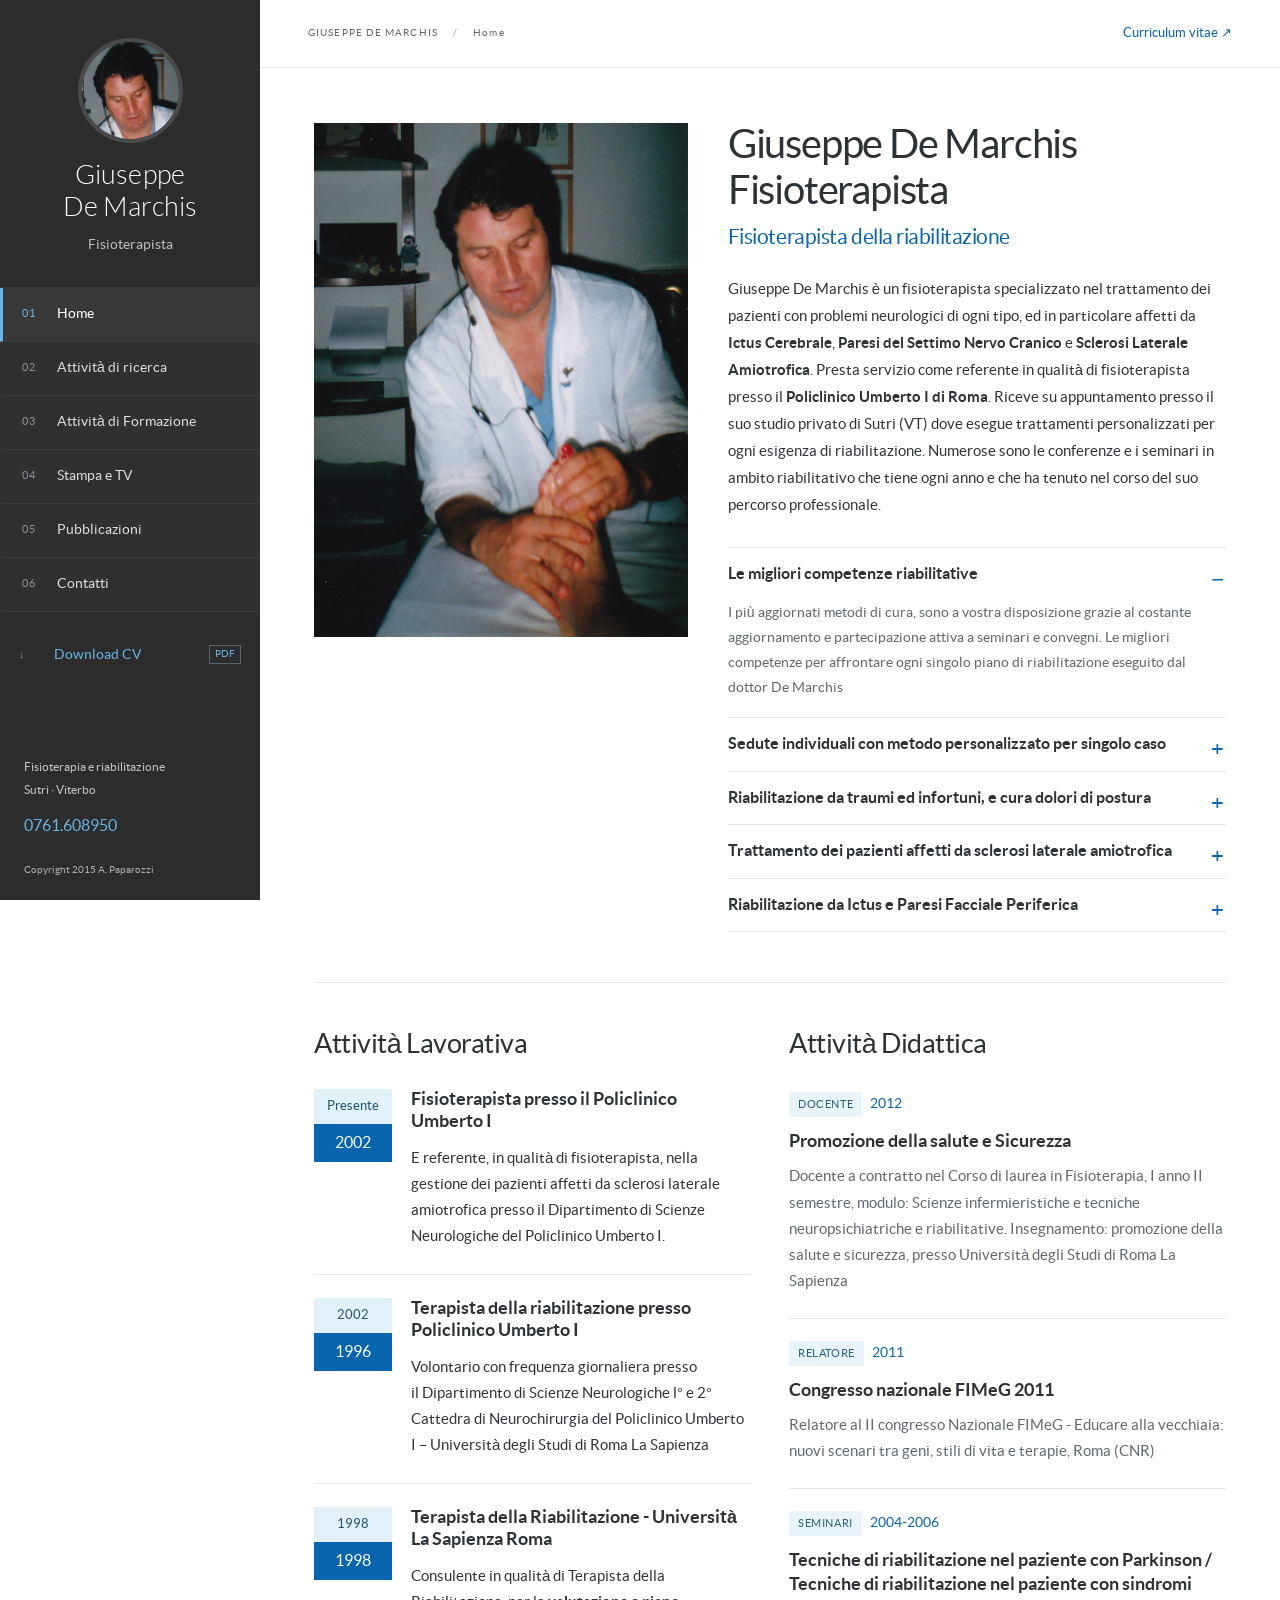
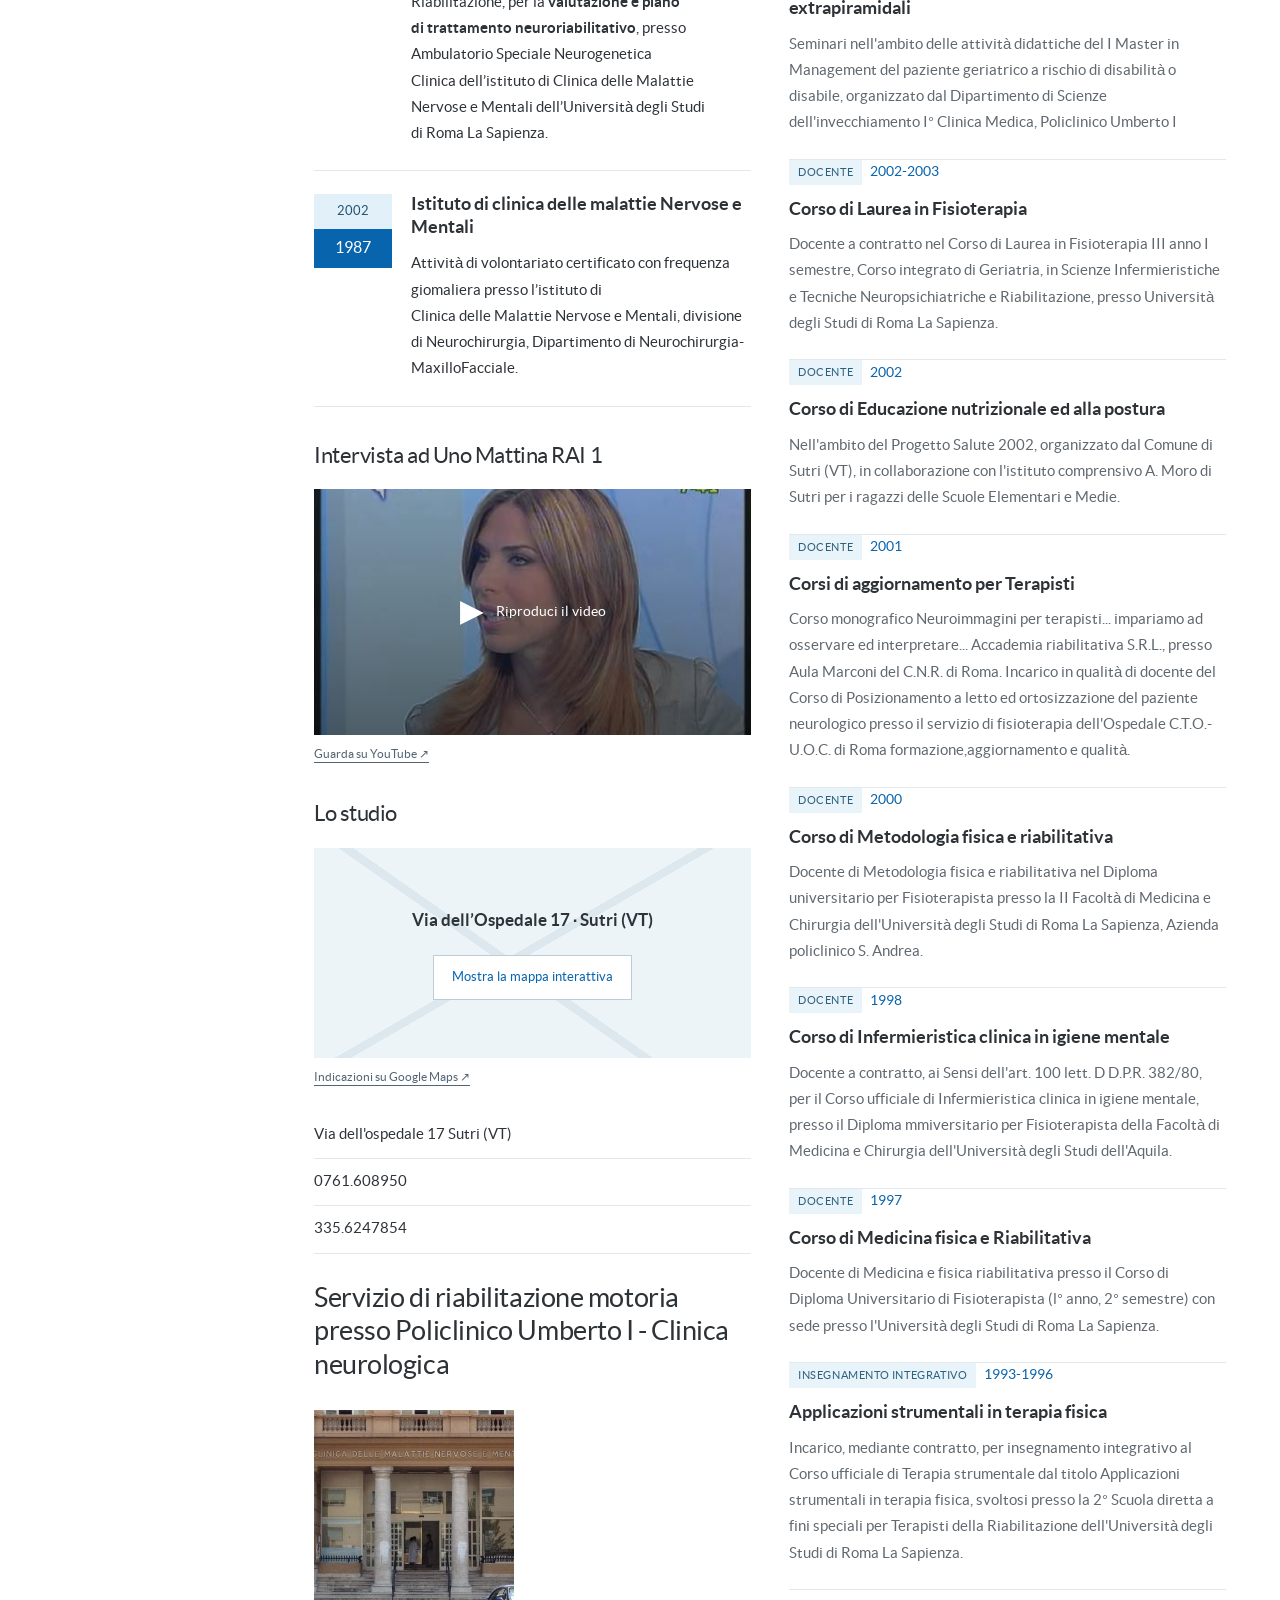
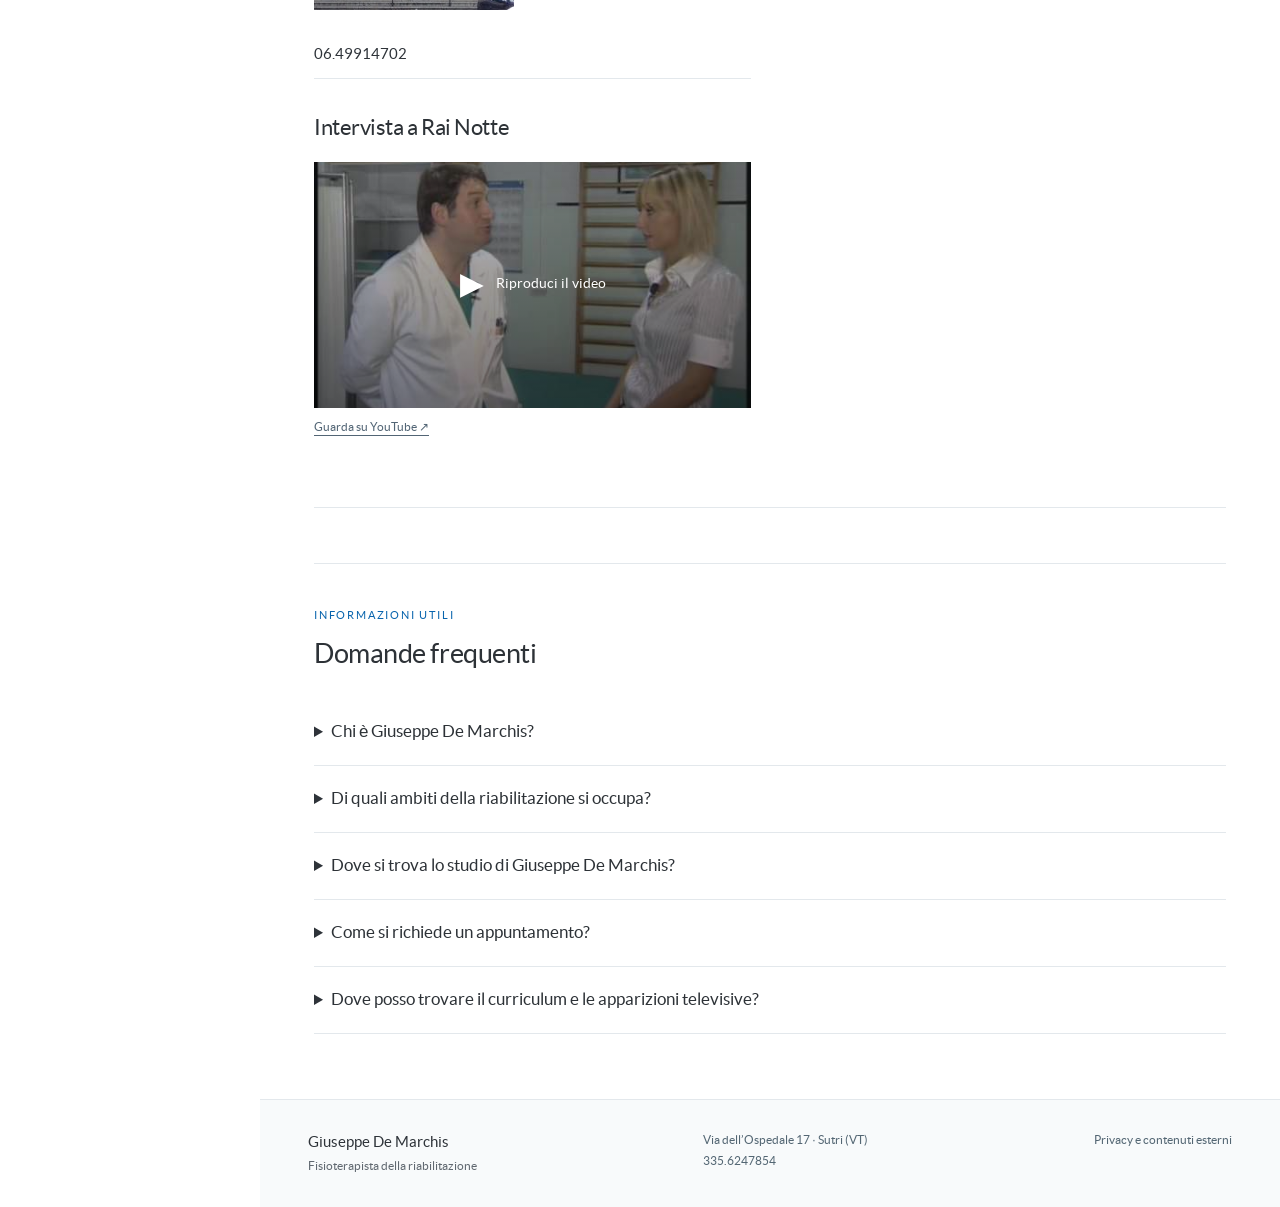
<file: index.html>
<!doctype html>
<html lang="it"><head><meta charset="utf-8"><meta name="viewport" content="width=device-width, initial-scale=1">
<title>Giuseppe De Marchis Fisioterapista | Riabilitazione da ictus a Sutri</title><meta name="description" content="Giuseppe De Marchis, fisioterapista a Sutri (VT): riabilitazione da ictus, paresi facciale periferica e patologie neurologiche. Curriculum, ricerca e formazione."><meta name="robots" content="index, follow, max-image-preview:large">
<link rel="canonical" href="https://www.giuseppedemarchis.it/"><meta property="og:type" content="website"><meta property="og:locale" content="it_IT"><meta property="og:site_name" content="Giuseppe De Marchis Fisioterapista"><meta property="og:title" content="Giuseppe De Marchis Fisioterapista | Riabilitazione da ictus a Sutri"><meta property="og:description" content="Giuseppe De Marchis, fisioterapista a Sutri (VT): riabilitazione da ictus, paresi facciale periferica e patologie neurologiche. Curriculum, ricerca e formazione."><meta property="og:url" content="https://www.giuseppedemarchis.it/"><meta property="og:image" content="https://www.giuseppedemarchis.it/wp-content/uploads/2015/11/giuseppehome.jpg"><meta name="twitter:card" content="summary"><meta name="theme-color" content="#303030">
<link rel="icon" href="./assets/favicon.svg" type="image/svg+xml"><link rel="stylesheet" href="./assets/site.css?v=20261115-lightbox"><script src="./assets/site.js?v=20261115-lightbox" defer></script><script type="application/ld+json">{"@context": "https://schema.org", "@graph": [{"@type": "Person", "@id": "https://www.giuseppedemarchis.it/#giuseppe-de-marchis", "name": "Giuseppe De Marchis", "jobTitle": "Fisioterapista", "url": "https://www.giuseppedemarchis.it/", "image": "https://www.giuseppedemarchis.it/wp-content/uploads/2015/11/giuseppehome.jpg", "knowsAbout": ["Fisioterapia", "Riabilitazione neurologica", "Riabilitazione da ictus", "Paresi facciale periferica", "Sclerosi laterale amiotrofica"], "address": {"@type": "PostalAddress", "streetAddress": "Via dell’Ospedale 17", "addressLocality": "Sutri", "addressRegion": "VT", "postalCode": "01015", "addressCountry": "IT"}, "telephone": ["+39 0761 608950", "+39 335 6247854"]}, {"@type": "WebSite", "@id": "https://www.giuseppedemarchis.it/#website", "url": "https://www.giuseppedemarchis.it/", "name": "Giuseppe De Marchis Fisioterapista", "inLanguage": "it-IT", "publisher": {"@id": "https://www.giuseppedemarchis.it/#giuseppe-de-marchis"}}, {"@type": "WebPage", "@id": "https://www.giuseppedemarchis.it/#webpage", "url": "https://www.giuseppedemarchis.it/", "name": "Giuseppe De Marchis Fisioterapista | Riabilitazione da ictus a Sutri", "description": "Giuseppe De Marchis, fisioterapista a Sutri (VT): riabilitazione da ictus, paresi facciale periferica e patologie neurologiche. Curriculum, ricerca e formazione.", "inLanguage": "it-IT", "isPartOf": {"@id": "https://www.giuseppedemarchis.it/#website"}, "about": {"@id": "https://www.giuseppedemarchis.it/#giuseppe-de-marchis"}}, {"@type": "FAQPage", "mainEntity": [{"@type": "Question", "name": "Chi è Giuseppe De Marchis?", "acceptedAnswer": {"@type": "Answer", "text": "Giuseppe De Marchis è un fisioterapista specializzato nel trattamento dei pazienti con problemi neurologici, in particolare ictus cerebrale, paresi del settimo nervo cranico e sclerosi laterale amiotrofica."}}, {"@type": "Question", "name": "Di quali ambiti della riabilitazione si occupa?", "acceptedAnswer": {"@type": "Answer", "text": "Il percorso professionale comprende la riabilitazione da ictus in fase acuta e cronica, la paresi facciale periferica, le disabilità neurologiche e la riabilitazione motoria. Le attività sono descritte nelle sezioni del sito."}}, {"@type": "Question", "name": "Dove si trova lo studio di Giuseppe De Marchis?", "acceptedAnswer": {"@type": "Answer", "text": "Lo studio privato si trova in Via dell’Ospedale 17 a Sutri, in provincia di Viterbo."}}, {"@type": "Question", "name": "Come si richiede un appuntamento?", "acceptedAnswer": {"@type": "Answer", "text": "Per informazioni e appuntamenti è possibile chiamare il numero 0761.608950 oppure il cellulare 335.6247854. La pagina Contatti riporta il ricevimento dal lunedì al sabato, su appuntamento."}}, {"@type": "Question", "name": "Dove posso trovare il curriculum e le apparizioni televisive?", "acceptedAnswer": {"@type": "Answer", "text": "Il curriculum completo è disponibile in PDF dal collegamento Download CV. La pagina Stampa e TV raccoglie i video delle apparizioni televisive; le sezioni Attività di ricerca e Attività di Formazione riportano gli elenchi cronologici."}}]}]}</script></head>
<body class="page-home"><a class="skip-link" href="#main-content">Vai al contenuto</a>
<aside class="sidebar" aria-label="Profilo e navigazione"><a class="profile" href="./" aria-label="Giuseppe De Marchis — Home"><img src="./wp-content/uploads/2015/11/giuseppehome.jpg" alt="Giuseppe De Marchis" width="110" height="110"><span class="profile-name">Giuseppe <br>De Marchis</span><span class="profile-role">Fisioterapista</span></a>
<button class="menu-toggle" type="button" aria-expanded="false" aria-controls="site-navigation">Menu <span aria-hidden="true">☰</span></button>
<nav id="site-navigation" aria-label="Menu principale"><a aria-current="page" href="./"><span class="nav-index">01</span>Home</a><a href="./research/"><span class="nav-index">02</span>Attività di ricerca</a><a href="./teaching/"><span class="nav-index">03</span>Attività di Formazione</a><a href="./gallery2/"><span class="nav-index">04</span>Stampa e TV</a><a href="./publications/"><span class="nav-index">05</span>Pubblicazioni</a><a href="./contact/"><span class="nav-index">06</span>Contatti</a><a class="cv-link" href="./wp-content/uploads/2015/11/CV.pdf" download><span class="nav-index" aria-hidden="true">↓</span>Download CV <span class="pdf-badge">PDF</span></a></nav>
<div class="sidebar-bottom"><span>Fisioterapia e riabilitazione</span><span>Sutri · Viterbo</span><a href="tel:+390761608950">0761.608950</a><small>Copyright 2015 A. Paparozzi</small></div></aside>
<div class="site-content"><header class="topbar"><span>GIUSEPPE DE MARCHIS <span class="topbar-divider">/</span> Home</span><a href="./wp-content/uploads/2015/11/CV.pdf">Curriculum vitae <span aria-hidden="true">↗</span></a></header>
<main id="main-content"><div class="page-inner"><article class="original-content">
				
			
			<section class="vc_row wpb_row vc_row-fluid">
	<div class="vc_col-sm-5 wpb_column vc_column_container">
		<div class="wpb_wrapper">
			
	<div class="wpb_single_image wpb_content_element img-responsive vc_align_center">
		<div class="wpb_wrapper">
			
			<img src="./wp-content/uploads/2013/12/IMG3-e1448760663440.jpg" decoding="async" alt="Giuseppe De Marchis, fisioterapista" width="930" height="1280" fetchpriority="high">
		</div> 
	</div> 
		</div> 
	</div> 

	<div class="vc_col-sm-7 wpb_column vc_column_container">
		<div class="wpb_wrapper">
			
	<div class="wpb_text_column wpb_content_element">
		<div class="wpb_wrapper">
			<h1>Giuseppe De Marchis Fisioterapista</h1>
<h2 id="fisioterapista-della-riabilitazione">Fisioterapista della riabilitazione</h2>

		</div> 
	</div> 
	<div class="wpb_text_column wpb_content_element">
		<div class="wpb_wrapper">
			<p>Giuseppe De Marchis è un fisioterapista specializzato nel trattamento dei pazienti con problemi neurologici di ogni tipo, ed in particolare affetti da <strong>Ictus Cerebrale</strong>, <strong>Paresi del Settimo Nervo Cranico</strong> e<strong> Sclerosi Laterale Amiotrofica</strong>. Presta servizio come referente in qualità di fisioterapista presso il <strong>Policlinico Umberto I di Roma</strong>. Riceve su appuntamento presso il suo studio privato di Sutri (VT) dove esegue trattamenti personalizzati per ogni esigenza di riabilitazione. Numerose sono le conferenze e i seminari in ambito riabilitativo che tiene ogni anno e che ha tenuto nel corso del suo percorso professionale.</p>

		</div> 
	</div> 
	<div class="wpb_accordion wpb_content_element">
		<div class="wpb_wrapper wpb_accordion_wrapper">
			
			<details class="wpb_accordion_section group" open="">
				<summary><h3 class="wpb_accordion_header"><span>Le migliori competenze riabilitative</span></h3></summary>
				<div class="wpb_accordion_content vc_clearfix">
				
	<div class="wpb_text_column wpb_content_element">
		<div class="wpb_wrapper">
			<p>I più aggiornati metodi di cura, sono a vostra disposizione grazie al costante aggiornamento e partecipazione attiva a seminari e convegni. Le migliori competenze per affrontare ogni singolo piano di riabilitazione eseguito dal dottor De Marchis</p>

		</div> 
	</div> 
				</div>
			</details> 

			<details class="wpb_accordion_section group">
				<summary><h3 class="wpb_accordion_header"><span>Sedute individuali con metodo personalizzato per singolo caso</span></h3></summary>
				<div class="wpb_accordion_content vc_clearfix">
				
	<div class="wpb_text_column wpb_content_element">
		<div class="wpb_wrapper">
			<p>Ogni caso viene trattato in maniera specifica e con un piano terapeutico individuale, atto a risolvere i deficit motori, sia a livello <strong>Neurologico, Muscolare e Cognitivo</strong>.</p>

		</div> 
	</div> 
				</div>
			</details> 

			<details class="wpb_accordion_section group">
				<summary><h3 class="wpb_accordion_header"><span>Riabilitazione da traumi ed infortuni, e cura dolori di postura</span></h3></summary>
				<div class="wpb_accordion_content vc_clearfix">
				
	<div class="wpb_text_column wpb_content_element">
		<div class="wpb_wrapper">
			<p>Si prende cura dei muscoli e dello scheletro, ed è in grado di aiutare il paziente a superare i dolori dovuti a traumi e infortuni o errori di postura.</p>

		</div> 
	</div> 
				</div>
			</details> 

			<details class="wpb_accordion_section group">
				<summary><h3 class="wpb_accordion_header"><span>Trattamento dei pazienti affetti da sclerosi laterale amiotrofica</span></h3></summary>
				<div class="wpb_accordion_content vc_clearfix">
				
	<div class="wpb_text_column wpb_content_element">
		<div class="wpb_wrapper">
			<p>Giuseppe De Marchis è referente, in qualità di fisioterapista, nella gestione dei pazienti affetti da sclerosi laterale amiotrofica presso il Dipartimento di Scienze Neurologiche del Policlinico Umberto I.</p>

		</div> 
	</div> 
				</div>
			</details> 

			<details class="wpb_accordion_section group">
				<summary><h3 class="wpb_accordion_header"><span>Riabilitazione da Ictus e Paresi Facciale Periferica</span></h3></summary>
				<div class="wpb_accordion_content vc_clearfix">
				
	<div class="wpb_text_column wpb_content_element">
		<div class="wpb_wrapper">
			<p>Lunga esperienza formativa coaudivata da vari seminari e la partecipazione a numerosi convegni come relatore, per il <strong>trattamento dell’Ictus in fase acuta e cronica e il trattamento della Paresi Facciale Periferica</strong>.</p>

		</div> 
	</div> 
				</div>
			</details> 

		</div> 
	</div> 
		</div> 
	</div> 
</section><section class="vc_row wpb_row vc_row-fluid">
	 

	<div class="vc_col-sm-5 wpb_column vc_column_container">
		<div class="wpb_wrapper">
			<h2 class="fac-title text-center" id="attivita-lavorativa">Attività Lavorativa</h2>
<ul class="ul-dates">
			<li>
				<div class="dates"><span>Presente</span><span>2002</span></div>
				<div class="content"><h3>Fisioterapista presso il Policlinico Umberto I</h3>
<p>E referente, in qualità di fisioterapista, nella gestione dei pazienti affetti da sclerosi laterale amiotrofica presso il Dipartimento di Scienze Neurologiche del Policlinico Umberto I.</p>
</div>
			</li>
			<li>
				<div class="dates"><span>2002</span><span>1996</span></div>
				<div class="content"><h3>Terapista della riabilitazione presso Policlinico Umberto I</h3>
<p>Volontario con frequenza giornaliera presso il Dipartimento di Scienze Neurologiche l° e 2° Cattedra di Neurochirurgia del Policlinico Umberto I – Università degli Studi di Roma La Sapienza</p>
</div>
			</li>
			<li>
				<div class="dates"><span>1998</span><span>1998</span></div>
				<div class="content"><h3>Terapista della Riabilitazione - Università La Sapienza Roma</h3>
<p>Consulente in qualità di Terapista della Riabilitazione, per la <strong>valutazione e piano di trattamento neuroriabilitativo</strong>, presso Ambulatorio Speciale Neurogenetica Clinica dell’istituto di Clinica delle Malattie Nervose e Mentali dell’Università degli Studi di Roma La Sapienza.</p>
</div>
			</li>
			<li>
				<div class="dates"><span>2002</span><span>1987</span></div>
				<div class="content"><h3>Istituto di clinica delle malattie Nervose e Mentali</h3><p>Attività di volontariato certificato con frequenza giomaliera presso l’istituto di<br>
Clinica delle Malattie Nervose e Mentali, divisione di Neurochirurgia, Dipartimento di Neurochirurgia-MaxilloFacciale.</p></div>
			</li></ul>


	<section class="media-section"><h2 id="intervista-ad-uno-mattina-rai-1">Intervista ad Uno Mattina RAI 1</h2><div class="video-preview" data-video="SHCUkkyao8A" data-start="305" data-title="Intervista ad Uno Mattina RAI 1"><img src="./assets/video/SHCUkkyao8A.jpg" alt="" width="480" height="360" loading="lazy"><button type="button" class="load-video" aria-label="Riproduci: Intervista ad Uno Mattina RAI 1">▶<span>Riproduci il video</span></button></div><p class="media-note"><a href="https://www.youtube.com/watch?v=SHCUkkyao8A&amp;t=305s" target="_blank" rel="noopener noreferrer">Guarda su YouTube ↗</a></p></section> 

<section class="media-section"><h2 id="lo-studio">Lo studio</h2><div class="map-preview" data-map="https://www.google.com/maps/embed?pb=!1m18!1m12!1m3!1d2953.732760927317!2d12.22216595168775!3d42.24152195046842!2m3!1f0!2f0!3f0!3m2!1i1024!2i768!4f13.1!3m3!1m2!1s0x132f37a44485233d%3A0x9ff39e8d1ebcad04!2sVia+dell&#x27;Ospedale%2C+17%2C+01015+Sutri+VT!5e0!3m2!1sit!2sit!4v1448769880924&amp;t=m&amp;z=14&amp;output=embed"><p>Via dell’Ospedale 17 · Sutri (VT)</p><button type="button" class="load-map">Mostra la mappa interattiva</button></div><p class="media-note"><a href="https://www.google.com/maps/search/?api=1&amp;query=Via+dell%27Ospedale+17+Sutri" target="_blank" rel="noopener noreferrer">Indicazioni su Google Maps ↗</a></p></section><ul class="list-unstyled">
			<li>
				
				<span>Via dell&#x27;ospedale 17 Sutri (VT)</span>
			</li>
			<li>
				
				<span> 0761.608950 </span>
			</li>
			<li>
				
				<span>335.6247854</span>
			</li></ul>
	<div class="wpb_single_image wpb_content_element vc_align_left">
		<div class="wpb_wrapper">
			<h2 class="wpb_heading wpb_singleimage_heading" id="servizio-di-riabilitazione-motoria-presso-policlinico-umberto-i-clinica-neurologica">Servizio di riabilitazione motoria presso Policlinico Umberto I - Clinica neurologica</h2>
			<img src="./wp-content/uploads/2013/12/dipNeuro-200x200.jpg" loading="lazy" decoding="async" alt="Dipartimento di Scienze Neurologiche del Policlinico Umberto I" width="200" height="200">
		</div> 
	</div> <ul class="list-unstyled">
			<li>
				
				<span>06.49914702</span>
			</li></ul>
	<section class="media-section"><h2 id="intervista-a-rai-notte">Intervista a Rai Notte</h2><div class="video-preview" data-video="7kZ3Ia0WBS4" data-start="0" data-title="Intervista a Rai Notte"><img src="./assets/video/7kZ3Ia0WBS4.jpg" alt="" width="480" height="360" loading="lazy"><button type="button" class="load-video" aria-label="Riproduci: Intervista a Rai Notte">▶<span>Riproduci il video</span></button></div><p class="media-note"><a href="https://www.youtube.com/watch?v=7kZ3Ia0WBS4" target="_blank" rel="noopener noreferrer">Guarda su YouTube ↗</a></p></section> 
		</div> 
	</div> 

	<div class="vc_col-sm-5 wpb_column vc_column_container">
		<div class="wpb_wrapper">
			<h2 class="fac-title text-center" id="attivita-didattica">Attività Didattica</h2>
<ul class="ul-card">
			<li>
				<div class="dy"><span class="degree">Docente</span>
				<span class="year">2012</span></div>
				<div class="description"><h3 class="what">Promozione della salute e Sicurezza</h3><p class="where">Docente a contratto nel Corso di laurea in Fisioterapia, I anno II semestre, modulo: Scienze infermieristiche e tecniche neuropsichiatriche e riabilitative. Insegnamento: promozione della salute e sicurezza, presso Università degli Studi di Roma La Sapienza</p></div>
			</li>
			<li>
				<div class="dy"><span class="degree">Relatore</span>
				<span class="year">2011</span></div>
				<div class="description"><h3 class="what">Congresso nazionale FIMeG 2011</h3><p class="where">Relatore al II congresso Nazionale FIMeG - Educare alla vecchiaia: nuovi scenari tra geni, stili di vita e terapie, Roma (CNR)</p></div>
			</li>
			<li>
				<div class="dy"><span class="degree">Seminari</span>
				<span class="year">2004-2006</span></div>
				<div class="description"><h3 class="what">Tecniche di riabilitazione nel paziente con Parkinson / Tecniche di riabilitazione nel paziente con sindromi extrapiramidali</h3><p class="where">Seminari nell&#x27;ambito delle attività didattiche del I Master in Management del paziente geriatrico a rischio di disabilità o disabile, organizzato dal Dipartimento di Scienze dell&#x27;invecchiamento I° Clinica Medica, Policlinico Umberto I</p></div>
			</li></ul><ul class="ul-card">
			<li>
				<div class="dy"><span class="degree">Docente</span>
				<span class="year">2002-2003</span></div>
				<div class="description"><h3 class="what">Corso di Laurea in Fisioterapia</h3><p class="where">Docente a contratto nel Corso di Laurea in Fisioterapia III anno I semestre, Corso integrato di Geriatria, in Scienze Infermieristiche e Tecniche Neuropsichiatriche e Riabilitazione, presso Università degli Studi di Roma La Sapienza.</p></div>
			</li></ul><ul class="ul-card">
			<li>
				<div class="dy"><span class="degree">Docente</span>
				<span class="year">2002</span></div>
				<div class="description"><h3 class="what">Corso di Educazione nutrizionale ed alla postura</h3><p class="where">Nell&#x27;ambito del Progetto Salute 2002, organizzato dal Comune di Sutri (VT), in collaborazione con l&#x27;istituto comprensivo A. Moro di Sutri per i ragazzi delle Scuole Elementari e Medie.</p></div>
			</li></ul><ul class="ul-card">
			<li>
				<div class="dy"><span class="degree">Docente</span>
				<span class="year">2001</span></div>
				<div class="description"><h3 class="what">Corsi di aggiornamento per Terapisti</h3><p class="where">Corso monografico Neuroimmagini per terapisti... impariamo ad osservare ed interpretare... Accademia riabilitativa S.R.L., presso Aula Marconi del C.N.R. di Roma. Incarico in qualità di docente del Corso di Posizionamento a letto ed ortosizzazione del paziente neurologico presso il servizio di fisioterapia dell&#x27;Ospedale C.T.O.-U.O.C. di Roma formazione,aggiornamento e qualità.</p></div>
			</li></ul><ul class="ul-card">
			<li>
				<div class="dy"><span class="degree">Docente</span>
				<span class="year">2000</span></div>
				<div class="description"><h3 class="what">Corso di Metodologia fisica e riabilitativa</h3><p class="where">Docente di Metodologia fisica e riabilitativa nel Diploma universitario per Fisioterapista presso la II Facoltà di Medicina e Chirurgia dell&#x27;Università degli Studi di Roma La Sapienza, Azienda policlinico S. Andrea.</p></div>
			</li></ul><ul class="ul-card">
			<li>
				<div class="dy"><span class="degree">Docente</span>
				<span class="year">1998</span></div>
				<div class="description"><h3 class="what">Corso di Infermieristica clinica in igiene mentale</h3><p class="where">Docente a contratto, ai Sensi dell&#x27;art. 100 lett. D D.P.R. 382/80, per il Corso ufficiale di Infermieristica clinica in igiene mentale, presso il Diploma mmiversitario per Fisioterapista della Facoltà di Medicina e Chirurgia dell&#x27;Università degli Studi dell&#x27;Aquila.</p></div>
			</li></ul><ul class="ul-card">
			<li>
				<div class="dy"><span class="degree">Docente</span>
				<span class="year">1997</span></div>
				<div class="description"><h3 class="what">Corso di Medicina fisica e Riabilitativa</h3><p class="where">Docente di Medicina e fisica riabilitativa presso il Corso di Diploma Universitario di Fisioterapista (l° anno, 2° semestre) con sede presso l&#x27;Università degli Studi di Roma La Sapienza.</p></div>
			</li></ul><ul class="ul-card">
			<li>
				<div class="dy"><span class="degree">Insegnamento integrativo</span>
				<span class="year">1993-1996</span></div>
				<div class="description"><h3 class="what">Applicazioni strumentali in terapia fisica</h3><p class="where">Incarico, mediante contratto, per insegnamento integrativo al Corso ufficiale di Terapia strumentale dal titolo Applicazioni strumentali in terapia fisica, svoltosi presso la 2° Scuola diretta a fini speciali per Terapisti della Riabilitazione dell&#x27;Università degli Studi di Roma La Sapienza.</p></div>
			</li></ul>
		</div> 
	</div> 

	 
</section>
			
					<section class="faq-section" aria-labelledby="domande-frequenti"><div class="section-kicker">INFORMAZIONI UTILI</div><h2 id="domande-frequenti">Domande frequenti</h2><details class="faq"><summary><h3>Chi è Giuseppe De Marchis?</h3></summary><p>Giuseppe De Marchis è un fisioterapista specializzato nel trattamento dei pazienti con problemi neurologici, in particolare ictus cerebrale, paresi del settimo nervo cranico e sclerosi laterale amiotrofica.</p></details><details class="faq"><summary><h3>Di quali ambiti della riabilitazione si occupa?</h3></summary><p>Il percorso professionale comprende la riabilitazione da ictus in fase acuta e cronica, la paresi facciale periferica, le disabilità neurologiche e la riabilitazione motoria. Le attività sono descritte nelle sezioni del sito.</p></details><details class="faq"><summary><h3>Dove si trova lo studio di Giuseppe De Marchis?</h3></summary><p>Lo studio privato si trova in Via dell’Ospedale 17 a Sutri, in provincia di Viterbo.</p></details><details class="faq"><summary><h3>Come si richiede un appuntamento?</h3></summary><p>Per informazioni e appuntamenti è possibile chiamare il numero 0761.608950 oppure il cellulare 335.6247854. La pagina Contatti riporta il ricevimento dal lunedì al sabato, su appuntamento.</p></details><details class="faq"><summary><h3>Dove posso trovare il curriculum e le apparizioni televisive?</h3></summary><p>Il curriculum completo è disponibile in PDF dal collegamento Download CV. La pagina Stampa e TV raccoglie i video delle apparizioni televisive; le sezioni Attività di ricerca e Attività di Formazione riportano gli elenchi cronologici.</p></details></section></article></div></main>
<footer class="footer"><div><strong>Giuseppe De Marchis</strong><span>Fisioterapista della riabilitazione</span></div><div><a href="./contact/">Via dell’Ospedale 17 · Sutri (VT)</a><a href="tel:+393356247854">335.6247854</a></div><a href="./informativa-privacy/">Privacy e contenuti esterni</a></footer></div></body></html>
</file>
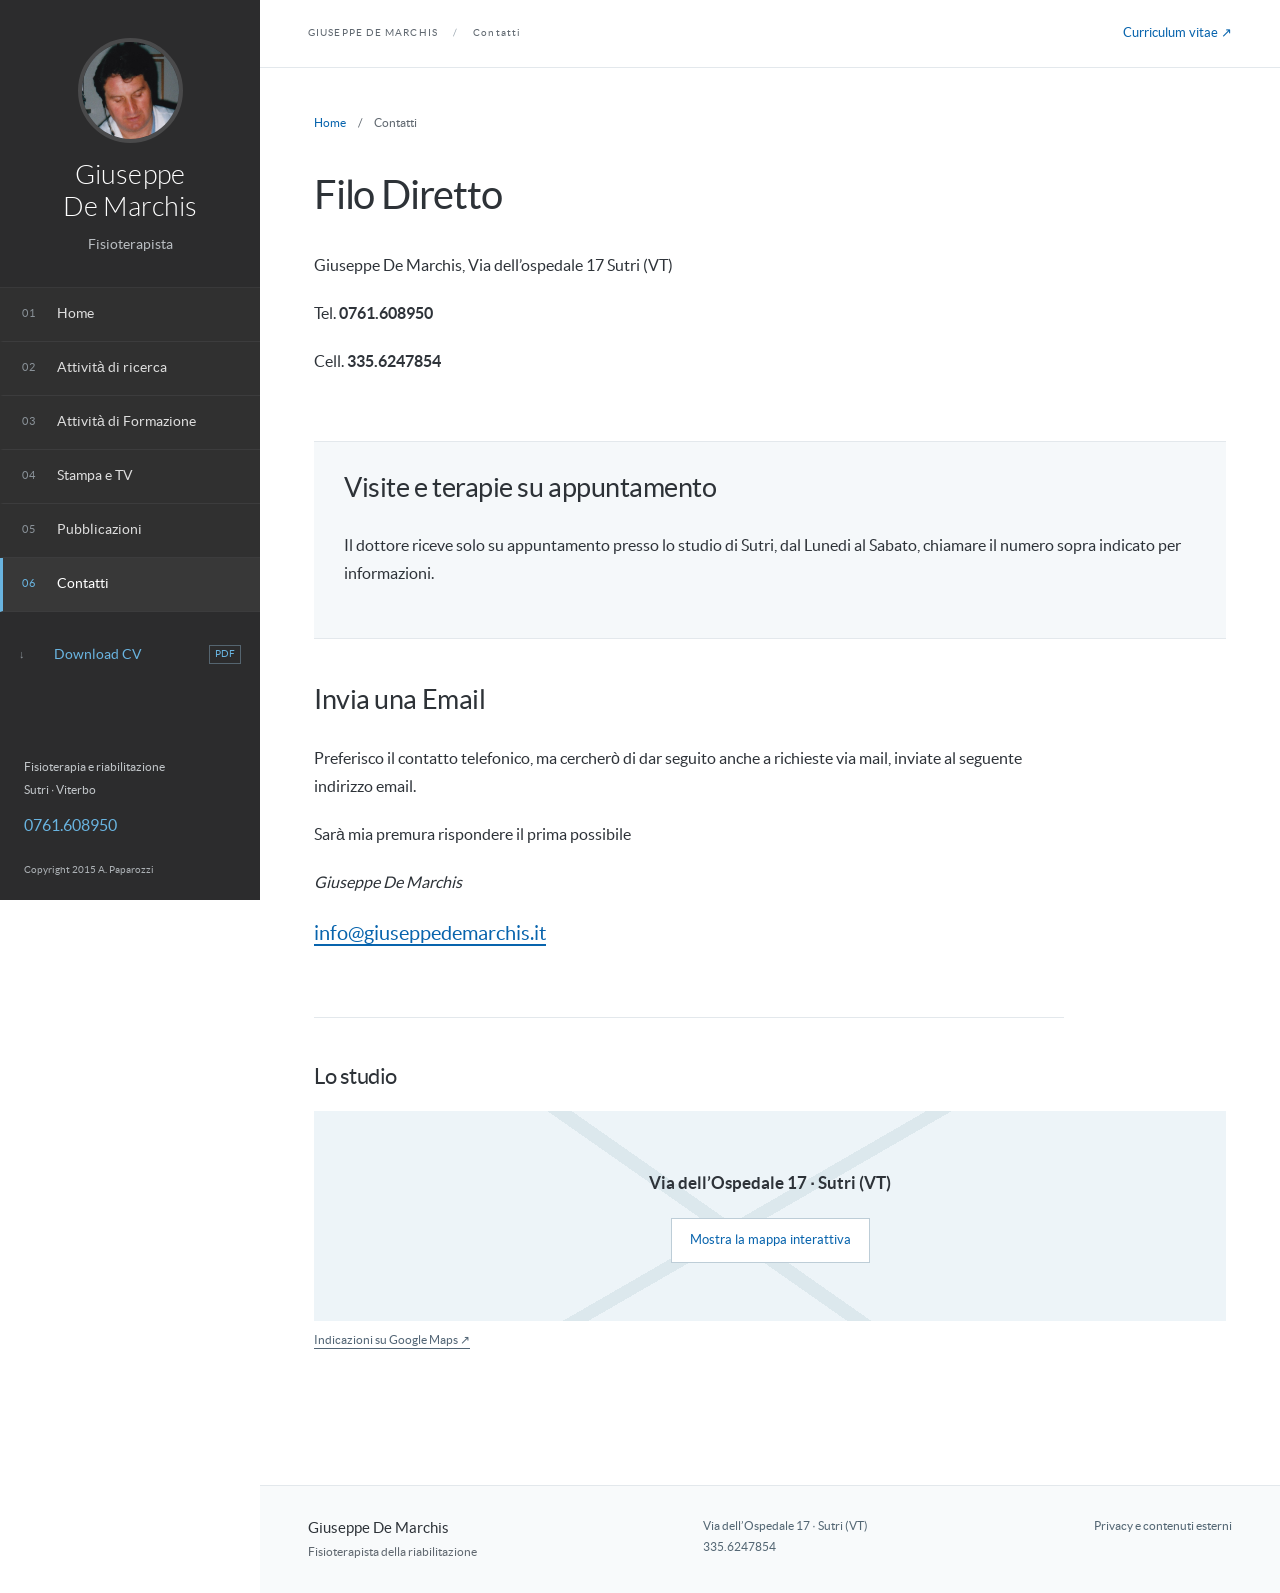
<file: contact/index.html>
<!doctype html>
<html lang="it"><head><meta charset="utf-8"><meta name="viewport" content="width=device-width, initial-scale=1">
<title>Contatti a Sutri | Giuseppe De Marchis Fisioterapista</title><meta name="description" content="Contatti di Giuseppe De Marchis: studio in Via dell’Ospedale 17, Sutri (VT). Visite e terapie su appuntamento, recapiti telefonici e indicazioni."><meta name="robots" content="index, follow, max-image-preview:large">
<link rel="canonical" href="https://www.giuseppedemarchis.it/contact/"><meta property="og:type" content="website"><meta property="og:locale" content="it_IT"><meta property="og:site_name" content="Giuseppe De Marchis Fisioterapista"><meta property="og:title" content="Contatti a Sutri | Giuseppe De Marchis Fisioterapista"><meta property="og:description" content="Contatti di Giuseppe De Marchis: studio in Via dell’Ospedale 17, Sutri (VT). Visite e terapie su appuntamento, recapiti telefonici e indicazioni."><meta property="og:url" content="https://www.giuseppedemarchis.it/contact/"><meta property="og:image" content="https://www.giuseppedemarchis.it/wp-content/uploads/2015/11/giuseppehome.jpg"><meta name="twitter:card" content="summary"><meta name="theme-color" content="#303030">
<link rel="icon" href="../assets/favicon.svg" type="image/svg+xml"><link rel="stylesheet" href="../assets/site.css?v=20261115-lightbox"><script src="../assets/site.js?v=20261115-lightbox" defer></script><script type="application/ld+json">{"@context": "https://schema.org", "@graph": [{"@type": "Person", "@id": "https://www.giuseppedemarchis.it/#giuseppe-de-marchis", "name": "Giuseppe De Marchis", "jobTitle": "Fisioterapista", "url": "https://www.giuseppedemarchis.it/", "image": "https://www.giuseppedemarchis.it/wp-content/uploads/2015/11/giuseppehome.jpg", "knowsAbout": ["Fisioterapia", "Riabilitazione neurologica", "Riabilitazione da ictus", "Paresi facciale periferica", "Sclerosi laterale amiotrofica"], "address": {"@type": "PostalAddress", "streetAddress": "Via dell’Ospedale 17", "addressLocality": "Sutri", "addressRegion": "VT", "postalCode": "01015", "addressCountry": "IT"}, "telephone": ["+39 0761 608950", "+39 335 6247854"]}, {"@type": "WebSite", "@id": "https://www.giuseppedemarchis.it/#website", "url": "https://www.giuseppedemarchis.it/", "name": "Giuseppe De Marchis Fisioterapista", "inLanguage": "it-IT", "publisher": {"@id": "https://www.giuseppedemarchis.it/#giuseppe-de-marchis"}}, {"@type": "WebPage", "@id": "https://www.giuseppedemarchis.it/contact/#webpage", "url": "https://www.giuseppedemarchis.it/contact/", "name": "Contatti a Sutri | Giuseppe De Marchis Fisioterapista", "description": "Contatti di Giuseppe De Marchis: studio in Via dell’Ospedale 17, Sutri (VT). Visite e terapie su appuntamento, recapiti telefonici e indicazioni.", "inLanguage": "it-IT", "isPartOf": {"@id": "https://www.giuseppedemarchis.it/#website"}, "about": {"@id": "https://www.giuseppedemarchis.it/#giuseppe-de-marchis"}}, {"@type": "BreadcrumbList", "itemListElement": [{"@type": "ListItem", "position": 1, "name": "Home", "item": "https://www.giuseppedemarchis.it/"}, {"@type": "ListItem", "position": 2, "name": "Contatti a Sutri", "item": "https://www.giuseppedemarchis.it/contact/"}]}]}</script></head>
<body class="page-contact"><a class="skip-link" href="#main-content">Vai al contenuto</a>
<aside class="sidebar" aria-label="Profilo e navigazione"><a class="profile" href="../" aria-label="Giuseppe De Marchis — Home"><img src="../wp-content/uploads/2015/11/giuseppehome.jpg" alt="Giuseppe De Marchis" width="110" height="110"><span class="profile-name">Giuseppe <br>De Marchis</span><span class="profile-role">Fisioterapista</span></a>
<button class="menu-toggle" type="button" aria-expanded="false" aria-controls="site-navigation">Menu <span aria-hidden="true">☰</span></button>
<nav id="site-navigation" aria-label="Menu principale"><a href="../"><span class="nav-index">01</span>Home</a><a href="../research/"><span class="nav-index">02</span>Attività di ricerca</a><a href="../teaching/"><span class="nav-index">03</span>Attività di Formazione</a><a href="../gallery2/"><span class="nav-index">04</span>Stampa e TV</a><a href="../publications/"><span class="nav-index">05</span>Pubblicazioni</a><a aria-current="page" href="../contact/"><span class="nav-index">06</span>Contatti</a><a class="cv-link" href="../wp-content/uploads/2015/11/CV.pdf" download><span class="nav-index" aria-hidden="true">↓</span>Download CV <span class="pdf-badge">PDF</span></a></nav>
<div class="sidebar-bottom"><span>Fisioterapia e riabilitazione</span><span>Sutri · Viterbo</span><a href="tel:+390761608950">0761.608950</a><small>Copyright 2015 A. Paparozzi</small></div></aside>
<div class="site-content"><header class="topbar"><span>GIUSEPPE DE MARCHIS <span class="topbar-divider">/</span> Contatti</span><a href="../wp-content/uploads/2015/11/CV.pdf">Curriculum vitae <span aria-hidden="true">↗</span></a></header>
<main id="main-content"><div class="page-inner"><nav class="breadcrumbs" aria-label="Percorso"><a href="../">Home</a><span aria-hidden="true">/</span><span>Contatti</span></nav><article class="original-content">
				
			
			<section class="vc_row wpb_row vc_row-fluid">
	<div class="vc_col-sm-12 wpb_column vc_column_container">
		<div class="wpb_wrapper">
			<h1 class="fac-big-title fac-title text-center">Filo Diretto</h1>
<div class="vc_row wpb_row vc_inner vc_row-fluid">
	<div class="vc_col-sm-8 wpb_column vc_column_container">
		<div class="wpb_wrapper">
			
	<div class="wpb_text_column wpb_content_element">
		<div class="wpb_wrapper">
			<div>
<p>Giuseppe De Marchis, Via dell’ospedale 17 Sutri (VT)</p>
<p>Tel. <strong>0761.608950 </strong></p>
<p>Cell. <strong>335.6247854</strong></p>
</div>


		</div> 
	</div> 
		</div> 
	</div> 
</div>
		</div> 
	</div> 
</section><section class="vc_row wpb_row vc_row-fluid fix-bg">
	<div class="vc_col-sm-8 wpb_column vc_column_container">
		<div class="wpb_wrapper">
			<h2 class="fac-title text-center" id="visite-e-terapie-su-appuntamento">Visite e terapie su appuntamento</h2>

	<div class="wpb_text_column wpb_content_element">
		<div class="wpb_wrapper">
			<p>Il dottore riceve solo su appuntamento presso lo studio di Sutri, dal Lunedi al Sabato, chiamare il numero sopra indicato per informazioni.</p>

		</div> 
	</div> 
		</div> 
	</div> 

	 
</section><section class="vc_row wpb_row vc_row-fluid">
	<div class="vc_col-sm-5 wpb_column vc_column_container">
		<div class="wpb_wrapper">
			<h2 class="fac-title text-center" id="invia-una-email">Invia una Email</h2>

	<div class="wpb_text_column wpb_content_element">
		<div class="wpb_wrapper">
			<p>Preferisco il contatto telefonico, ma cercherò di dar seguito anche a richieste via mail, inviate al seguente indirizzo email.</p>
<p>Sarà mia premura rispondere il prima possibile</p>
<p><em>Giuseppe De Marchis</em></p>

		</div> 
	</div> 
		<p class="email-contact"><a href="mailto:info@giuseppedemarchis.it">info@giuseppedemarchis.it</a></p></div> 
	</div> 

	 

	 
</section><section class="vc_row wpb_row vc_row-fluid">
	<div class="vc_col-sm-12 wpb_column vc_column_container">
		<div class="wpb_wrapper">
			<section class="media-section"><h2 id="lo-studio">Lo studio</h2><div class="map-preview" data-map="https://www.google.com/maps/embed?pb=!1m18!1m12!1m3!1d2953.732760927317!2d12.22216595168775!3d42.24152195046842!2m3!1f0!2f0!3f0!3m2!1i1024!2i768!4f13.1!3m3!1m2!1s0x132f37a44485233d%3A0x9ff39e8d1ebcad04!2sVia+dell&#x27;Ospedale%2C+17%2C+01015+Sutri+VT!5e0!3m2!1sit!2sit!4v1448769880924&amp;t=m&amp;z=14&amp;output=embed&amp;iwloc=near"><p>Via dell’Ospedale 17 · Sutri (VT)</p><button type="button" class="load-map">Mostra la mappa interattiva</button></div><p class="media-note"><a href="https://www.google.com/maps/search/?api=1&amp;query=Via+dell%27Ospedale+17+Sutri" target="_blank" rel="noopener noreferrer">Indicazioni su Google Maps ↗</a></p></section>
		</div> 
	</div> 
</section>
			
					</article></div></main>
<footer class="footer"><div><strong>Giuseppe De Marchis</strong><span>Fisioterapista della riabilitazione</span></div><div><a href="../contact/">Via dell’Ospedale 17 · Sutri (VT)</a><a href="tel:+393356247854">335.6247854</a></div><a href="../informativa-privacy/">Privacy e contenuti esterni</a></footer></div></body></html>
</file>
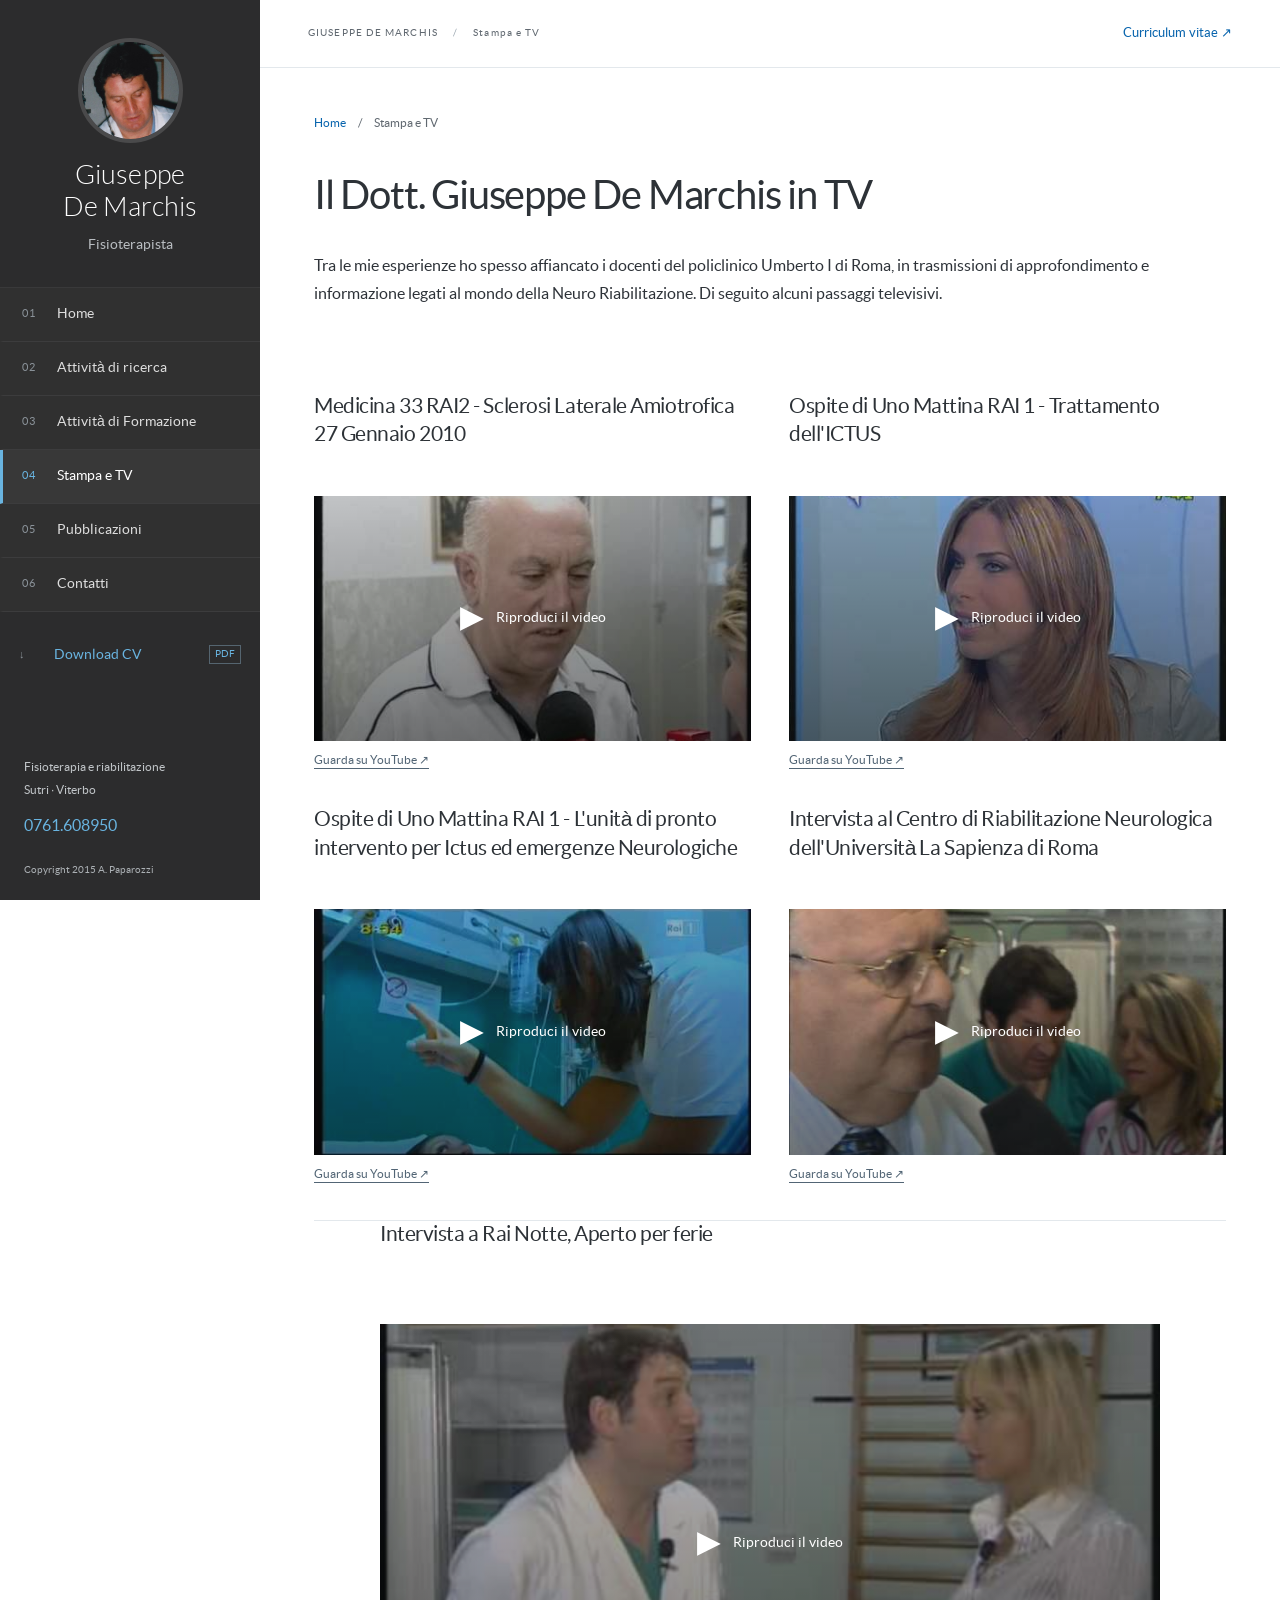
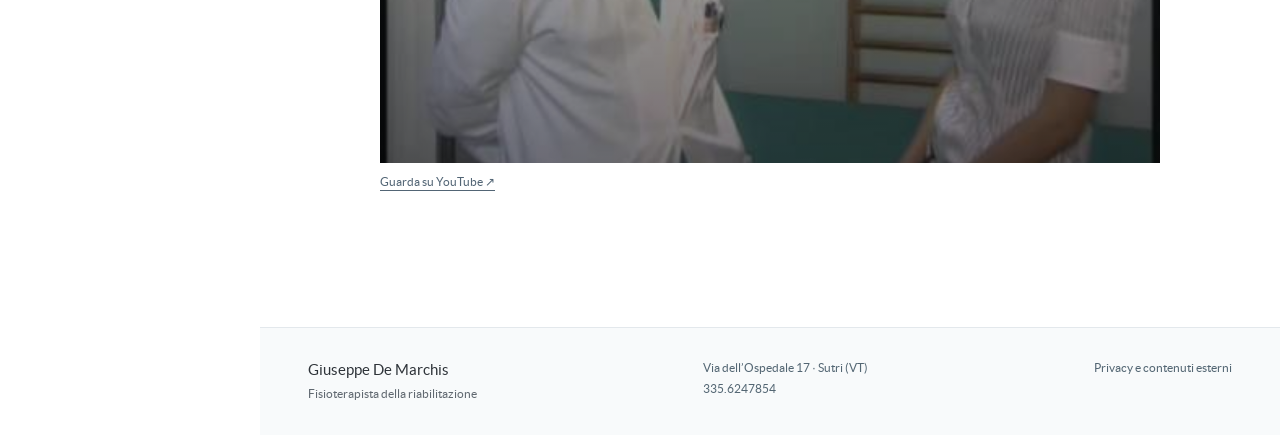
<file: gallery2/index.html>
<!doctype html>
<html lang="it"><head><meta charset="utf-8"><meta name="viewport" content="width=device-width, initial-scale=1">
<title>Stampa e TV | Giuseppe De Marchis Fisioterapista</title><meta name="description" content="Le apparizioni televisive di Giuseppe De Marchis: Medicina 33, Uno Mattina, Rai Notte e riabilitazione neurologica presso l’Università La Sapienza."><meta name="robots" content="index, follow, max-image-preview:large">
<link rel="canonical" href="https://www.giuseppedemarchis.it/gallery2/"><meta property="og:type" content="website"><meta property="og:locale" content="it_IT"><meta property="og:site_name" content="Giuseppe De Marchis Fisioterapista"><meta property="og:title" content="Stampa e TV | Giuseppe De Marchis Fisioterapista"><meta property="og:description" content="Le apparizioni televisive di Giuseppe De Marchis: Medicina 33, Uno Mattina, Rai Notte e riabilitazione neurologica presso l’Università La Sapienza."><meta property="og:url" content="https://www.giuseppedemarchis.it/gallery2/"><meta property="og:image" content="https://www.giuseppedemarchis.it/wp-content/uploads/2015/11/giuseppehome.jpg"><meta name="twitter:card" content="summary"><meta name="theme-color" content="#303030">
<link rel="icon" href="../assets/favicon.svg" type="image/svg+xml"><link rel="stylesheet" href="../assets/site.css?v=20261115-lightbox"><script src="../assets/site.js?v=20261115-lightbox" defer></script><script type="application/ld+json">{"@context": "https://schema.org", "@graph": [{"@type": "Person", "@id": "https://www.giuseppedemarchis.it/#giuseppe-de-marchis", "name": "Giuseppe De Marchis", "jobTitle": "Fisioterapista", "url": "https://www.giuseppedemarchis.it/", "image": "https://www.giuseppedemarchis.it/wp-content/uploads/2015/11/giuseppehome.jpg", "knowsAbout": ["Fisioterapia", "Riabilitazione neurologica", "Riabilitazione da ictus", "Paresi facciale periferica", "Sclerosi laterale amiotrofica"], "address": {"@type": "PostalAddress", "streetAddress": "Via dell’Ospedale 17", "addressLocality": "Sutri", "addressRegion": "VT", "postalCode": "01015", "addressCountry": "IT"}, "telephone": ["+39 0761 608950", "+39 335 6247854"]}, {"@type": "WebSite", "@id": "https://www.giuseppedemarchis.it/#website", "url": "https://www.giuseppedemarchis.it/", "name": "Giuseppe De Marchis Fisioterapista", "inLanguage": "it-IT", "publisher": {"@id": "https://www.giuseppedemarchis.it/#giuseppe-de-marchis"}}, {"@type": "WebPage", "@id": "https://www.giuseppedemarchis.it/gallery2/#webpage", "url": "https://www.giuseppedemarchis.it/gallery2/", "name": "Stampa e TV | Giuseppe De Marchis Fisioterapista", "description": "Le apparizioni televisive di Giuseppe De Marchis: Medicina 33, Uno Mattina, Rai Notte e riabilitazione neurologica presso l’Università La Sapienza.", "inLanguage": "it-IT", "isPartOf": {"@id": "https://www.giuseppedemarchis.it/#website"}, "about": {"@id": "https://www.giuseppedemarchis.it/#giuseppe-de-marchis"}}, {"@type": "BreadcrumbList", "itemListElement": [{"@type": "ListItem", "position": 1, "name": "Home", "item": "https://www.giuseppedemarchis.it/"}, {"@type": "ListItem", "position": 2, "name": "Stampa e TV", "item": "https://www.giuseppedemarchis.it/gallery2/"}]}]}</script></head>
<body class="page-gallery"><a class="skip-link" href="#main-content">Vai al contenuto</a>
<aside class="sidebar" aria-label="Profilo e navigazione"><a class="profile" href="../" aria-label="Giuseppe De Marchis — Home"><img src="../wp-content/uploads/2015/11/giuseppehome.jpg" alt="Giuseppe De Marchis" width="110" height="110"><span class="profile-name">Giuseppe <br>De Marchis</span><span class="profile-role">Fisioterapista</span></a>
<button class="menu-toggle" type="button" aria-expanded="false" aria-controls="site-navigation">Menu <span aria-hidden="true">☰</span></button>
<nav id="site-navigation" aria-label="Menu principale"><a href="../"><span class="nav-index">01</span>Home</a><a href="../research/"><span class="nav-index">02</span>Attività di ricerca</a><a href="../teaching/"><span class="nav-index">03</span>Attività di Formazione</a><a aria-current="page" href="../gallery2/"><span class="nav-index">04</span>Stampa e TV</a><a href="../publications/"><span class="nav-index">05</span>Pubblicazioni</a><a href="../contact/"><span class="nav-index">06</span>Contatti</a><a class="cv-link" href="../wp-content/uploads/2015/11/CV.pdf" download><span class="nav-index" aria-hidden="true">↓</span>Download CV <span class="pdf-badge">PDF</span></a></nav>
<div class="sidebar-bottom"><span>Fisioterapia e riabilitazione</span><span>Sutri · Viterbo</span><a href="tel:+390761608950">0761.608950</a><small>Copyright 2015 A. Paparozzi</small></div></aside>
<div class="site-content"><header class="topbar"><span>GIUSEPPE DE MARCHIS <span class="topbar-divider">/</span> Stampa e TV</span><a href="../wp-content/uploads/2015/11/CV.pdf">Curriculum vitae <span aria-hidden="true">↗</span></a></header>
<main id="main-content"><div class="page-inner"><nav class="breadcrumbs" aria-label="Percorso"><a href="../">Home</a><span aria-hidden="true">/</span><span>Stampa e TV</span></nav><article class="original-content">
				
			
			<section class="vc_row wpb_row vc_row-fluid">
	<div class="vc_col-sm-12 wpb_column vc_column_container">
		<div class="wpb_wrapper">
			<h1 class="fac-big-title fac-title text-center">Il Dott. Giuseppe De Marchis in TV</h1>

	<div class="wpb_text_column wpb_content_element">
		<div class="wpb_wrapper">
			<p>Tra le mie esperienze ho spesso affiancato i docenti del policlinico Umberto I di Roma, in trasmissioni di approfondimento e informazione legati al mondo della Neuro Riabilitazione. Di seguito alcuni passaggi televisivi.</p>

		</div> 
	</div> 
		</div> 
	</div> 
</section><section class="vc_row wpb_row vc_row-fluid">
	<div class="vc_col-sm-6 wpb_column vc_column_container">
		<div class="wpb_wrapper">
			


	<section class="media-section"><h2 id="medicina-33-rai2-sclerosi-laterale-amiotrofica-27-gennaio-2010">Medicina 33 RAI2 - Sclerosi Laterale Amiotrofica 27 Gennaio 2010</h2><div class="video-preview" data-video="5jQXGWz_gr4" data-start="0" data-title="Medicina 33 RAI2 - Sclerosi Laterale Amiotrofica 27 Gennaio 2010"><img src="../assets/video/5jQXGWz_gr4.jpg" alt="" width="480" height="360" loading="lazy"><button type="button" class="load-video" aria-label="Riproduci: Medicina 33 RAI2 - Sclerosi Laterale Amiotrofica 27 Gennaio 2010">▶<span>Riproduci il video</span></button></div><p class="media-note"><a href="https://www.youtube.com/watch?v=5jQXGWz_gr4" target="_blank" rel="noopener noreferrer">Guarda su YouTube ↗</a></p></section> 
	<section class="media-section"><h2 id="ospite-di-uno-mattina-rai-1-l-unita-di-pronto-intervento-per-ictus-ed-emergenze-neurologiche">Ospite di Uno Mattina RAI 1 - L&#x27;unità di pronto intervento per Ictus ed emergenze Neurologiche</h2><div class="video-preview" data-video="PPZyAeNmLo0" data-start="0" data-title="Ospite di Uno Mattina RAI 1 - L&#x27;unità di pronto intervento per Ictus ed emergenze Neurologiche"><img src="../assets/video/PPZyAeNmLo0.jpg" alt="" width="480" height="360" loading="lazy"><button type="button" class="load-video" aria-label="Riproduci: Ospite di Uno Mattina RAI 1 - L&#x27;unità di pronto intervento per Ictus ed emergenze Neurologiche">▶<span>Riproduci il video</span></button></div><p class="media-note"><a href="https://www.youtube.com/watch?v=PPZyAeNmLo0" target="_blank" rel="noopener noreferrer">Guarda su YouTube ↗</a></p></section> 
		</div> 
	</div> 

	<div class="vc_col-sm-6 wpb_column vc_column_container">
		<div class="wpb_wrapper">
			
	<section class="media-section"><h2 id="ospite-di-uno-mattina-rai-1-trattamento-dell-ictus">Ospite di Uno Mattina RAI 1 - Trattamento dell&#x27;ICTUS</h2><div class="video-preview" data-video="SHCUkkyao8A" data-start="0" data-title="Ospite di Uno Mattina RAI 1 - Trattamento dell&#x27;ICTUS"><img src="../assets/video/SHCUkkyao8A.jpg" alt="" width="480" height="360" loading="lazy"><button type="button" class="load-video" aria-label="Riproduci: Ospite di Uno Mattina RAI 1 - Trattamento dell&#x27;ICTUS">▶<span>Riproduci il video</span></button></div><p class="media-note"><a href="https://www.youtube.com/watch?v=SHCUkkyao8A" target="_blank" rel="noopener noreferrer">Guarda su YouTube ↗</a></p></section> 


	<section class="media-section"><h2 id="intervista-al-centro-di-riabilitazione-neurologica-dell-universita-la-sapienza-di-roma">Intervista al Centro di Riabilitazione Neurologica dell&#x27;Università La Sapienza di Roma</h2><div class="video-preview" data-video="OJ8A4ez07zM" data-start="0" data-title="Intervista al Centro di Riabilitazione Neurologica dell&#x27;Università La Sapienza di Roma"><img src="../assets/video/OJ8A4ez07zM.jpg" alt="" width="480" height="360" loading="lazy"><button type="button" class="load-video" aria-label="Riproduci: Intervista al Centro di Riabilitazione Neurologica dell&#x27;Università La Sapienza di Roma">▶<span>Riproduci il video</span></button></div><p class="media-note"><a href="https://www.youtube.com/watch?v=OJ8A4ez07zM" target="_blank" rel="noopener noreferrer">Guarda su YouTube ↗</a></p></section> 
		</div> 
	</div> 
</section><section class="vc_row wpb_row vc_row-fluid">
	<div class="vc_col-sm-12 wpb_column vc_column_container">
		<div class="wpb_wrapper">
			
	<section class="media-section"><h2 id="intervista-a-rai-notte-aperto-per-ferie">Intervista a Rai Notte, Aperto per ferie</h2><div class="video-preview" data-video="7kZ3Ia0WBS4" data-start="0" data-title="Intervista a Rai Notte, Aperto per ferie"><img src="../assets/video/7kZ3Ia0WBS4.jpg" alt="" width="480" height="360" loading="lazy"><button type="button" class="load-video" aria-label="Riproduci: Intervista a Rai Notte, Aperto per ferie">▶<span>Riproduci il video</span></button></div><p class="media-note"><a href="https://www.youtube.com/watch?v=7kZ3Ia0WBS4" target="_blank" rel="noopener noreferrer">Guarda su YouTube ↗</a></p></section> 
		</div> 
	</div> 

	 

	 
</section>
			
					</article></div></main>
<footer class="footer"><div><strong>Giuseppe De Marchis</strong><span>Fisioterapista della riabilitazione</span></div><div><a href="../contact/">Via dell’Ospedale 17 · Sutri (VT)</a><a href="tel:+393356247854">335.6247854</a></div><a href="../informativa-privacy/">Privacy e contenuti esterni</a></footer></div></body></html>
</file>
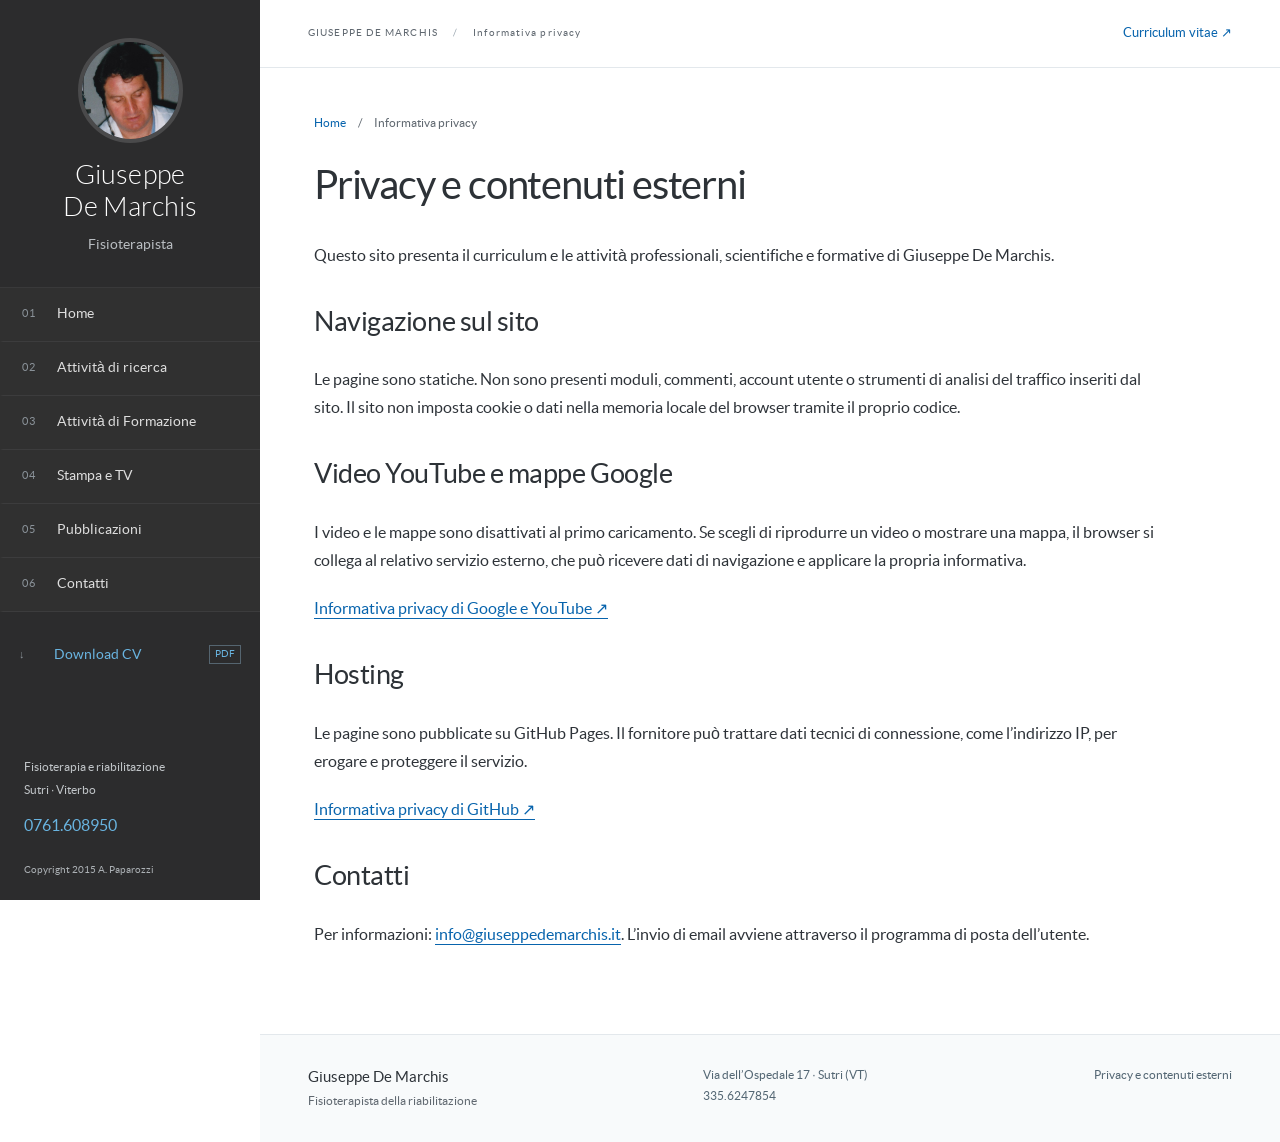
<file: informativa-privacy/index.html>
<!doctype html>
<html lang="it"><head><meta charset="utf-8"><meta name="viewport" content="width=device-width, initial-scale=1">
<title>Privacy | Giuseppe De Marchis</title><meta name="description" content="Informazioni sul funzionamento del sito statico, hosting e attivazione dei contenuti esterni."><meta name="robots" content="index, follow, max-image-preview:large">
<link rel="canonical" href="https://www.giuseppedemarchis.it/informativa-privacy/"><meta property="og:type" content="website"><meta property="og:locale" content="it_IT"><meta property="og:site_name" content="Giuseppe De Marchis Fisioterapista"><meta property="og:title" content="Privacy | Giuseppe De Marchis"><meta property="og:description" content="Informazioni sul funzionamento del sito statico, hosting e attivazione dei contenuti esterni."><meta property="og:url" content="https://www.giuseppedemarchis.it/informativa-privacy/"><meta property="og:image" content="https://www.giuseppedemarchis.it/wp-content/uploads/2015/11/giuseppehome.jpg"><meta name="twitter:card" content="summary"><meta name="theme-color" content="#303030">
<link rel="icon" href="../assets/favicon.svg" type="image/svg+xml"><link rel="stylesheet" href="../assets/site.css?v=20261115-lightbox"><script src="../assets/site.js?v=20261115-lightbox" defer></script><script type="application/ld+json">{"@context": "https://schema.org", "@graph": [{"@type": "Person", "@id": "https://www.giuseppedemarchis.it/#giuseppe-de-marchis", "name": "Giuseppe De Marchis", "jobTitle": "Fisioterapista", "url": "https://www.giuseppedemarchis.it/", "image": "https://www.giuseppedemarchis.it/wp-content/uploads/2015/11/giuseppehome.jpg", "knowsAbout": ["Fisioterapia", "Riabilitazione neurologica", "Riabilitazione da ictus", "Paresi facciale periferica", "Sclerosi laterale amiotrofica"], "address": {"@type": "PostalAddress", "streetAddress": "Via dell’Ospedale 17", "addressLocality": "Sutri", "addressRegion": "VT", "postalCode": "01015", "addressCountry": "IT"}, "telephone": ["+39 0761 608950", "+39 335 6247854"]}, {"@type": "WebSite", "@id": "https://www.giuseppedemarchis.it/#website", "url": "https://www.giuseppedemarchis.it/", "name": "Giuseppe De Marchis Fisioterapista", "inLanguage": "it-IT", "publisher": {"@id": "https://www.giuseppedemarchis.it/#giuseppe-de-marchis"}}, {"@type": "WebPage", "@id": "https://www.giuseppedemarchis.it/informativa-privacy/#webpage", "url": "https://www.giuseppedemarchis.it/informativa-privacy/", "name": "Privacy | Giuseppe De Marchis", "description": "Informazioni sul funzionamento del sito statico, hosting e attivazione dei contenuti esterni.", "inLanguage": "it-IT", "isPartOf": {"@id": "https://www.giuseppedemarchis.it/#website"}, "about": {"@id": "https://www.giuseppedemarchis.it/#giuseppe-de-marchis"}}, {"@type": "BreadcrumbList", "itemListElement": [{"@type": "ListItem", "position": 1, "name": "Home", "item": "https://www.giuseppedemarchis.it/"}, {"@type": "ListItem", "position": 2, "name": "Privacy", "item": "https://www.giuseppedemarchis.it/informativa-privacy/"}]}]}</script></head>
<body class="page-privacy"><a class="skip-link" href="#main-content">Vai al contenuto</a>
<aside class="sidebar" aria-label="Profilo e navigazione"><a class="profile" href="../" aria-label="Giuseppe De Marchis — Home"><img src="../wp-content/uploads/2015/11/giuseppehome.jpg" alt="Giuseppe De Marchis" width="110" height="110"><span class="profile-name">Giuseppe <br>De Marchis</span><span class="profile-role">Fisioterapista</span></a>
<button class="menu-toggle" type="button" aria-expanded="false" aria-controls="site-navigation">Menu <span aria-hidden="true">☰</span></button>
<nav id="site-navigation" aria-label="Menu principale"><a href="../"><span class="nav-index">01</span>Home</a><a href="../research/"><span class="nav-index">02</span>Attività di ricerca</a><a href="../teaching/"><span class="nav-index">03</span>Attività di Formazione</a><a href="../gallery2/"><span class="nav-index">04</span>Stampa e TV</a><a href="../publications/"><span class="nav-index">05</span>Pubblicazioni</a><a href="../contact/"><span class="nav-index">06</span>Contatti</a><a class="cv-link" href="../wp-content/uploads/2015/11/CV.pdf" download><span class="nav-index" aria-hidden="true">↓</span>Download CV <span class="pdf-badge">PDF</span></a></nav>
<div class="sidebar-bottom"><span>Fisioterapia e riabilitazione</span><span>Sutri · Viterbo</span><a href="tel:+390761608950">0761.608950</a><small>Copyright 2015 A. Paparozzi</small></div></aside>
<div class="site-content"><header class="topbar"><span>GIUSEPPE DE MARCHIS <span class="topbar-divider">/</span> Informativa privacy</span><a href="../wp-content/uploads/2015/11/CV.pdf">Curriculum vitae <span aria-hidden="true">↗</span></a></header>
<main id="main-content"><div class="page-inner"><nav class="breadcrumbs" aria-label="Percorso"><a href="../">Home</a><span aria-hidden="true">/</span><span>Informativa privacy</span></nav><article class="original-content"><h1>Privacy e contenuti esterni</h1><p>Questo sito presenta il curriculum e le attività professionali, scientifiche e formative di Giuseppe De Marchis.</p><h2>Navigazione sul sito</h2><p>Le pagine sono statiche. Non sono presenti moduli, commenti, account utente o strumenti di analisi del traffico inseriti dal sito. Il sito non imposta cookie o dati nella memoria locale del browser tramite il proprio codice.</p><h2>Video YouTube e mappe Google</h2><p>I video e le mappe sono disattivati al primo caricamento. Se scegli di riprodurre un video o mostrare una mappa, il browser si collega al relativo servizio esterno, che può ricevere dati di navigazione e applicare la propria informativa.</p><p><a href="https://policies.google.com/privacy" target="_blank" rel="noopener noreferrer">Informativa privacy di Google e YouTube ↗</a></p><h2>Hosting</h2><p>Le pagine sono pubblicate su GitHub Pages. Il fornitore può trattare dati tecnici di connessione, come l’indirizzo IP, per erogare e proteggere il servizio.</p><p><a href="https://docs.github.com/en/site-policy/privacy-policies/github-general-privacy-statement" target="_blank" rel="noopener noreferrer">Informativa privacy di GitHub ↗</a></p><h2>Contatti</h2><p>Per informazioni: <a href="mailto:info@giuseppedemarchis.it">info@giuseppedemarchis.it</a>. L’invio di email avviene attraverso il programma di posta dell’utente.</p></article></div></main>
<footer class="footer"><div><strong>Giuseppe De Marchis</strong><span>Fisioterapista della riabilitazione</span></div><div><a href="../contact/">Via dell’Ospedale 17 · Sutri (VT)</a><a href="tel:+393356247854">335.6247854</a></div><a href="../informativa-privacy/">Privacy e contenuti esterni</a></footer></div></body></html>
</file>
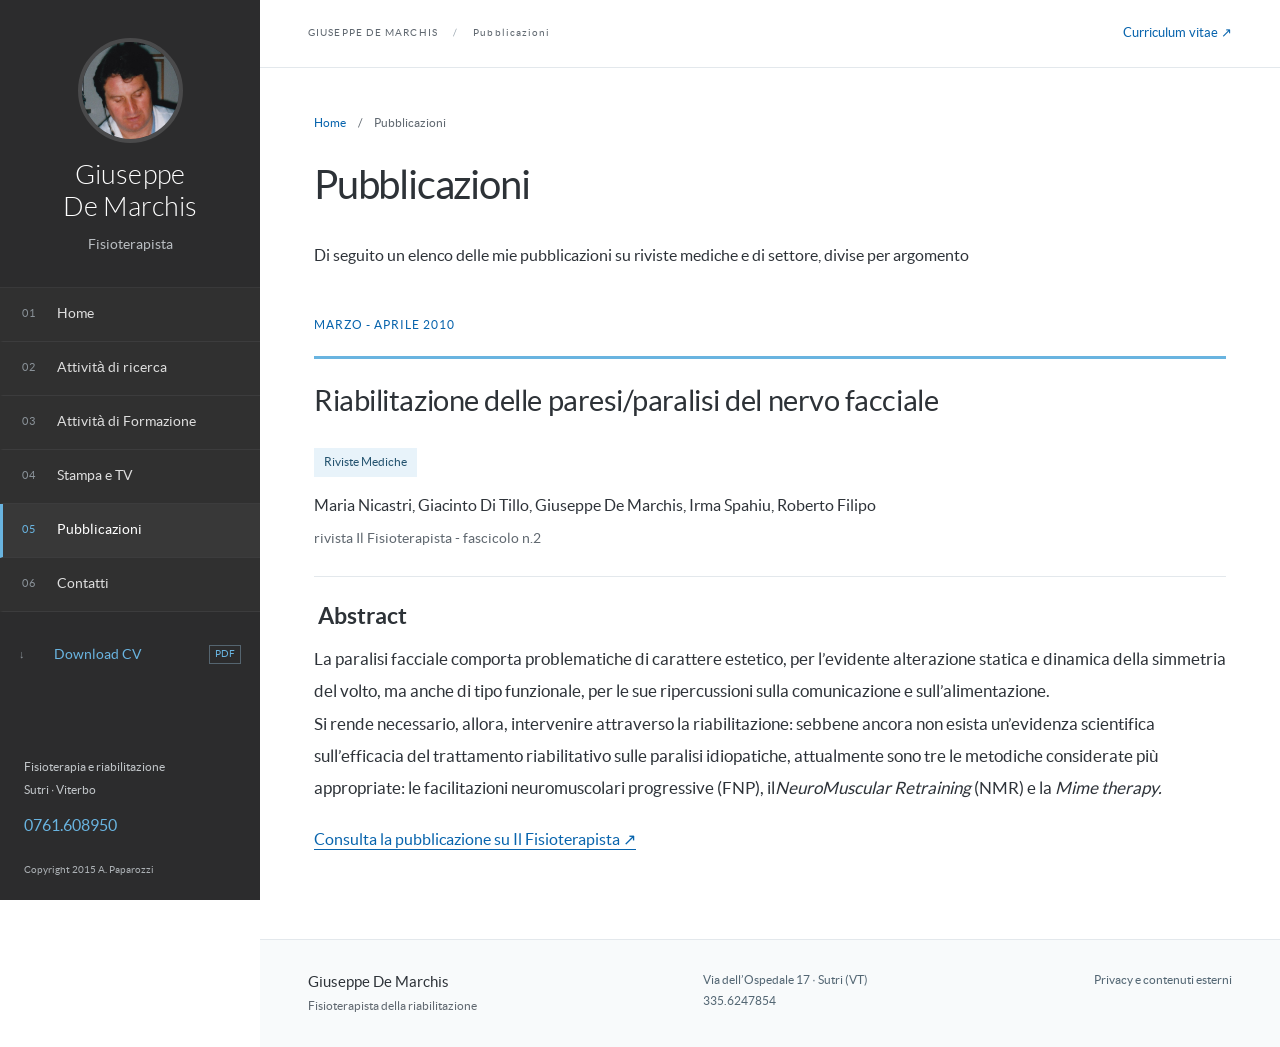
<file: publications/index.html>
<!doctype html>
<html lang="it"><head><meta charset="utf-8"><meta name="viewport" content="width=device-width, initial-scale=1">
<title>Pubblicazioni | Giuseppe De Marchis Fisioterapista</title><meta name="description" content="Pubblicazioni di Giuseppe De Marchis su riviste mediche: riabilitazione delle paresi e paralisi del nervo facciale, autori e abstract."><meta name="robots" content="index, follow, max-image-preview:large">
<link rel="canonical" href="https://www.giuseppedemarchis.it/publications/"><meta property="og:type" content="website"><meta property="og:locale" content="it_IT"><meta property="og:site_name" content="Giuseppe De Marchis Fisioterapista"><meta property="og:title" content="Pubblicazioni | Giuseppe De Marchis Fisioterapista"><meta property="og:description" content="Pubblicazioni di Giuseppe De Marchis su riviste mediche: riabilitazione delle paresi e paralisi del nervo facciale, autori e abstract."><meta property="og:url" content="https://www.giuseppedemarchis.it/publications/"><meta property="og:image" content="https://www.giuseppedemarchis.it/wp-content/uploads/2015/11/giuseppehome.jpg"><meta name="twitter:card" content="summary"><meta name="theme-color" content="#303030">
<link rel="icon" href="../assets/favicon.svg" type="image/svg+xml"><link rel="stylesheet" href="../assets/site.css?v=20261115-lightbox"><script src="../assets/site.js?v=20261115-lightbox" defer></script><script type="application/ld+json">{"@context": "https://schema.org", "@graph": [{"@type": "Person", "@id": "https://www.giuseppedemarchis.it/#giuseppe-de-marchis", "name": "Giuseppe De Marchis", "jobTitle": "Fisioterapista", "url": "https://www.giuseppedemarchis.it/", "image": "https://www.giuseppedemarchis.it/wp-content/uploads/2015/11/giuseppehome.jpg", "knowsAbout": ["Fisioterapia", "Riabilitazione neurologica", "Riabilitazione da ictus", "Paresi facciale periferica", "Sclerosi laterale amiotrofica"], "address": {"@type": "PostalAddress", "streetAddress": "Via dell’Ospedale 17", "addressLocality": "Sutri", "addressRegion": "VT", "postalCode": "01015", "addressCountry": "IT"}, "telephone": ["+39 0761 608950", "+39 335 6247854"]}, {"@type": "WebSite", "@id": "https://www.giuseppedemarchis.it/#website", "url": "https://www.giuseppedemarchis.it/", "name": "Giuseppe De Marchis Fisioterapista", "inLanguage": "it-IT", "publisher": {"@id": "https://www.giuseppedemarchis.it/#giuseppe-de-marchis"}}, {"@type": "WebPage", "@id": "https://www.giuseppedemarchis.it/publications/#webpage", "url": "https://www.giuseppedemarchis.it/publications/", "name": "Pubblicazioni | Giuseppe De Marchis Fisioterapista", "description": "Pubblicazioni di Giuseppe De Marchis su riviste mediche: riabilitazione delle paresi e paralisi del nervo facciale, autori e abstract.", "inLanguage": "it-IT", "isPartOf": {"@id": "https://www.giuseppedemarchis.it/#website"}, "about": {"@id": "https://www.giuseppedemarchis.it/#giuseppe-de-marchis"}}, {"@type": "BreadcrumbList", "itemListElement": [{"@type": "ListItem", "position": 1, "name": "Home", "item": "https://www.giuseppedemarchis.it/"}, {"@type": "ListItem", "position": 2, "name": "Pubblicazioni", "item": "https://www.giuseppedemarchis.it/publications/"}]}]}</script></head>
<body class="page-publications"><a class="skip-link" href="#main-content">Vai al contenuto</a>
<aside class="sidebar" aria-label="Profilo e navigazione"><a class="profile" href="../" aria-label="Giuseppe De Marchis — Home"><img src="../wp-content/uploads/2015/11/giuseppehome.jpg" alt="Giuseppe De Marchis" width="110" height="110"><span class="profile-name">Giuseppe <br>De Marchis</span><span class="profile-role">Fisioterapista</span></a>
<button class="menu-toggle" type="button" aria-expanded="false" aria-controls="site-navigation">Menu <span aria-hidden="true">☰</span></button>
<nav id="site-navigation" aria-label="Menu principale"><a href="../"><span class="nav-index">01</span>Home</a><a href="../research/"><span class="nav-index">02</span>Attività di ricerca</a><a href="../teaching/"><span class="nav-index">03</span>Attività di Formazione</a><a href="../gallery2/"><span class="nav-index">04</span>Stampa e TV</a><a aria-current="page" href="../publications/"><span class="nav-index">05</span>Pubblicazioni</a><a href="../contact/"><span class="nav-index">06</span>Contatti</a><a class="cv-link" href="../wp-content/uploads/2015/11/CV.pdf" download><span class="nav-index" aria-hidden="true">↓</span>Download CV <span class="pdf-badge">PDF</span></a></nav>
<div class="sidebar-bottom"><span>Fisioterapia e riabilitazione</span><span>Sutri · Viterbo</span><a href="tel:+390761608950">0761.608950</a><small>Copyright 2015 A. Paparozzi</small></div></aside>
<div class="site-content"><header class="topbar"><span>GIUSEPPE DE MARCHIS <span class="topbar-divider">/</span> Pubblicazioni</span><a href="../wp-content/uploads/2015/11/CV.pdf">Curriculum vitae <span aria-hidden="true">↗</span></a></header>
<main id="main-content"><div class="page-inner"><nav class="breadcrumbs" aria-label="Percorso"><a href="../">Home</a><span aria-hidden="true">/</span><span>Pubblicazioni</span></nav><article class="original-content">
        <div class="page">
            <div class="page-container">
                <div class="pageheader">
                    <div class="headercontent">
                        <div class="section-container">
                            <h1 class="title">Pubblicazioni</h1>
                            <div class="row">
                                <div class="col-md-12">
                                    <p>Di seguito un elenco delle mie pubblicazioni su riviste mediche e di settore, divise per argomento</p>
                                </div>
                            </div>
                        </div>
                    </div>
                </div>

                <div class="pagecontents">
                    
                    
                    <div class="section color-2">
                        <div class="section-container">
                            
                            <div class="row">
                                <div class="col-md-12">
                                    <div class="pitems">
                                        
                                            
                                                <div class="item mix rmediche"><p class="publication-date">Marzo - Aprile 2010</p>
                                                    <div class="pubmain">
                                                        

                                                        <h2 class="pubtitle" id="riabilitazione-delle-paresi-paralisi-del-nervo-facciale">Riabilitazione delle paresi/paralisi del nervo facciale</h2>

                                                        <span class="label label-default">Riviste Mediche</span>
                                                        <div class="pubauthor">Maria Nicastri, Giacinto Di Tillo, Giuseppe De Marchis, Irma Spahiu, Roberto Filipo</div>
                                                        <div class="pubcite">rivista Il Fisioterapista - fascicolo n.2</div>
                                                        
                                                    </div>
                                                                                                        <div class="pubdetails">
                                                        <h3> Abstract</h3>
<p><span class="jmag_paragraph">La paralisi facciale comporta problematiche di carattere estetico, per l’evidente alterazione statica e dinamica della simmetria del volto, ma anche di tipo funzionale, per le sue ripercussioni sulla comunicazione e sull’alimentazione.<br>
Si rende necessario, allora, intervenire attraverso la riabilitazione: sebbene ancora non esista un’evidenza scientifica sull’efficacia del trattamento riabilitativo sulle paralisi idiopatiche, attualmente sono tre le metodiche considerate più appropriate: le facilitazioni neuromuscolari progressive (FNP), il</span><span class="jmag_paragraph"><i>NeuroMuscular Retraining</i> </span><span class="jmag_paragraph">(NMR) e la </span><span class="jmag_paragraph"><i>Mime therapy.</i></span></p>
                                                    </div>
                                                                                                    <p><a href="https://www.ilfisioterapista.it/index.php/fascicolo-n.2-marzo-aprile-2010/abstracts/riabilitazione-delle-paresiparalisi-del-nervo-facciale.html" target="_blank" rel="noopener noreferrer">Consulta la pubblicazione su Il Fisioterapista ↗</a></p></div>
                                            
                                                                            </div> 
                                </div>
                            </div>
                        </div>
                    </div>
                </div>
            </div>
        </div>
    </article></div></main>
<footer class="footer"><div><strong>Giuseppe De Marchis</strong><span>Fisioterapista della riabilitazione</span></div><div><a href="../contact/">Via dell’Ospedale 17 · Sutri (VT)</a><a href="tel:+393356247854">335.6247854</a></div><a href="../informativa-privacy/">Privacy e contenuti esterni</a></footer></div></body></html>
</file>
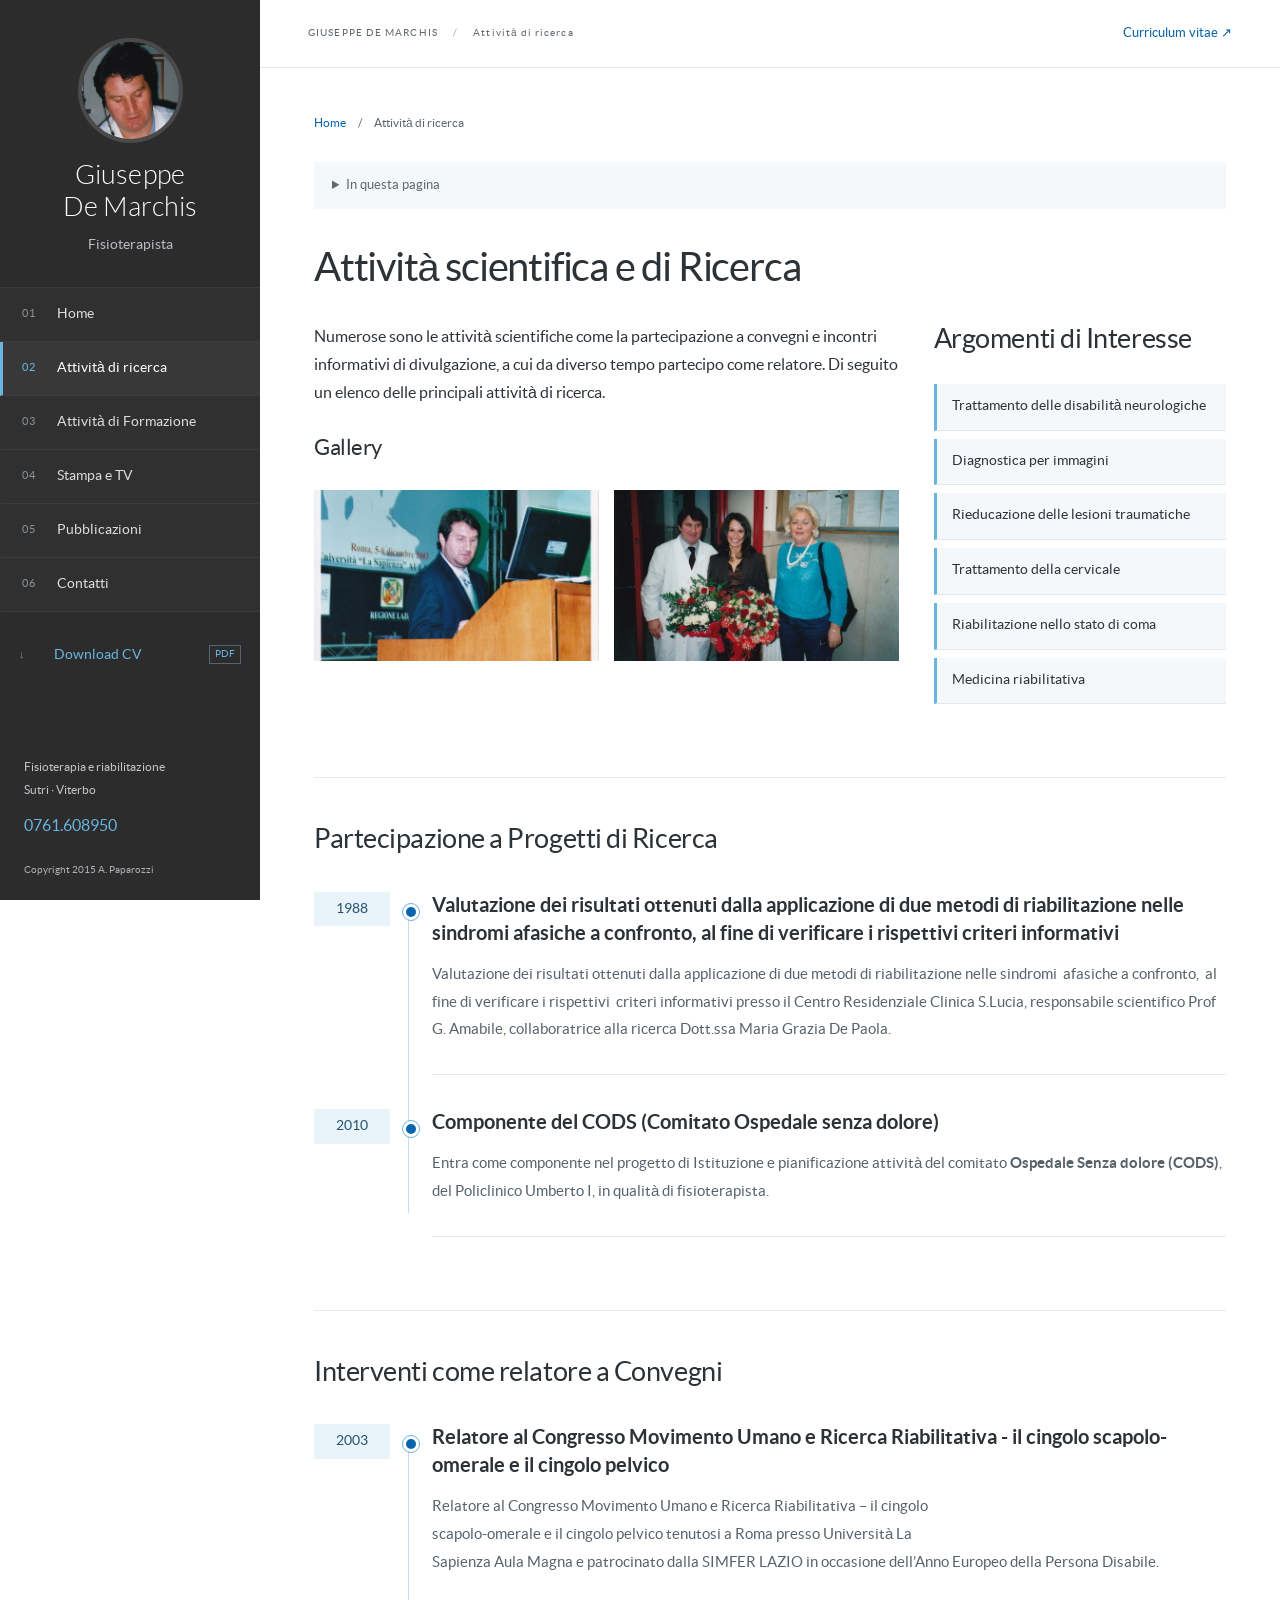
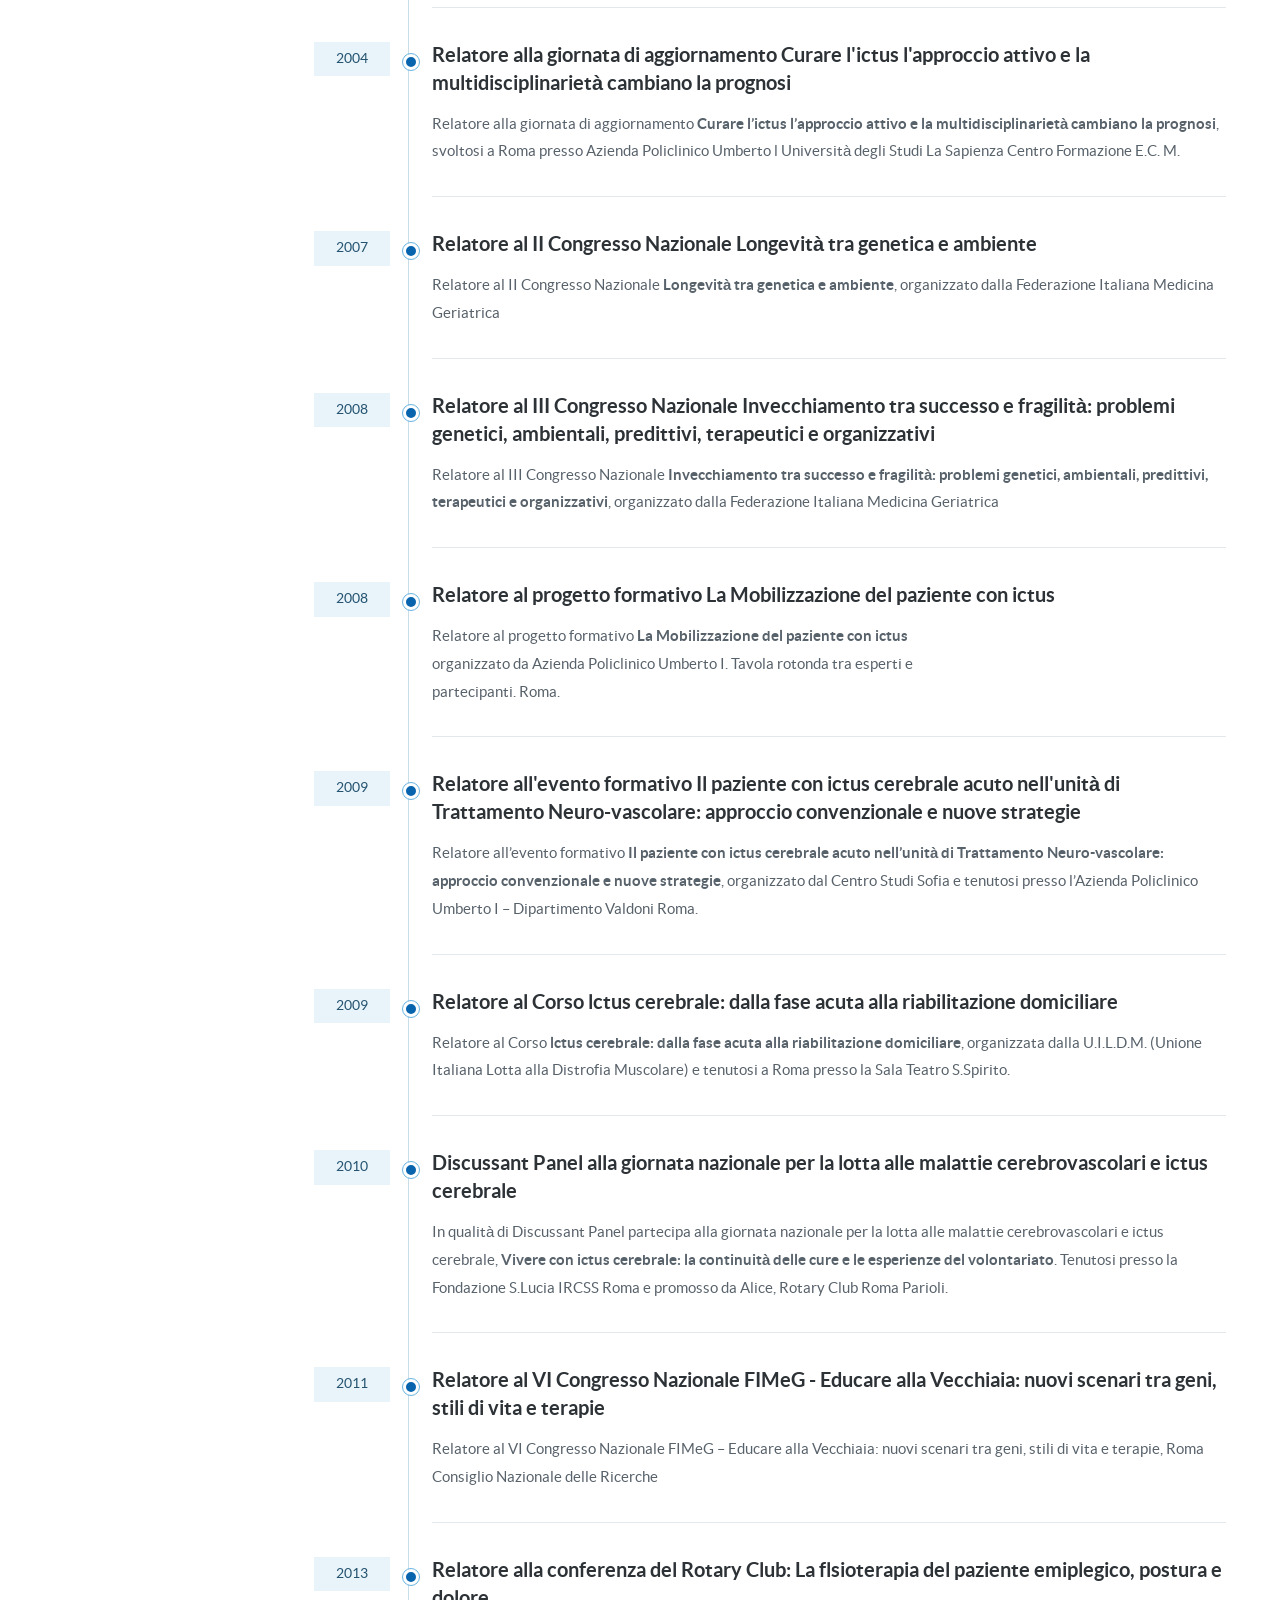
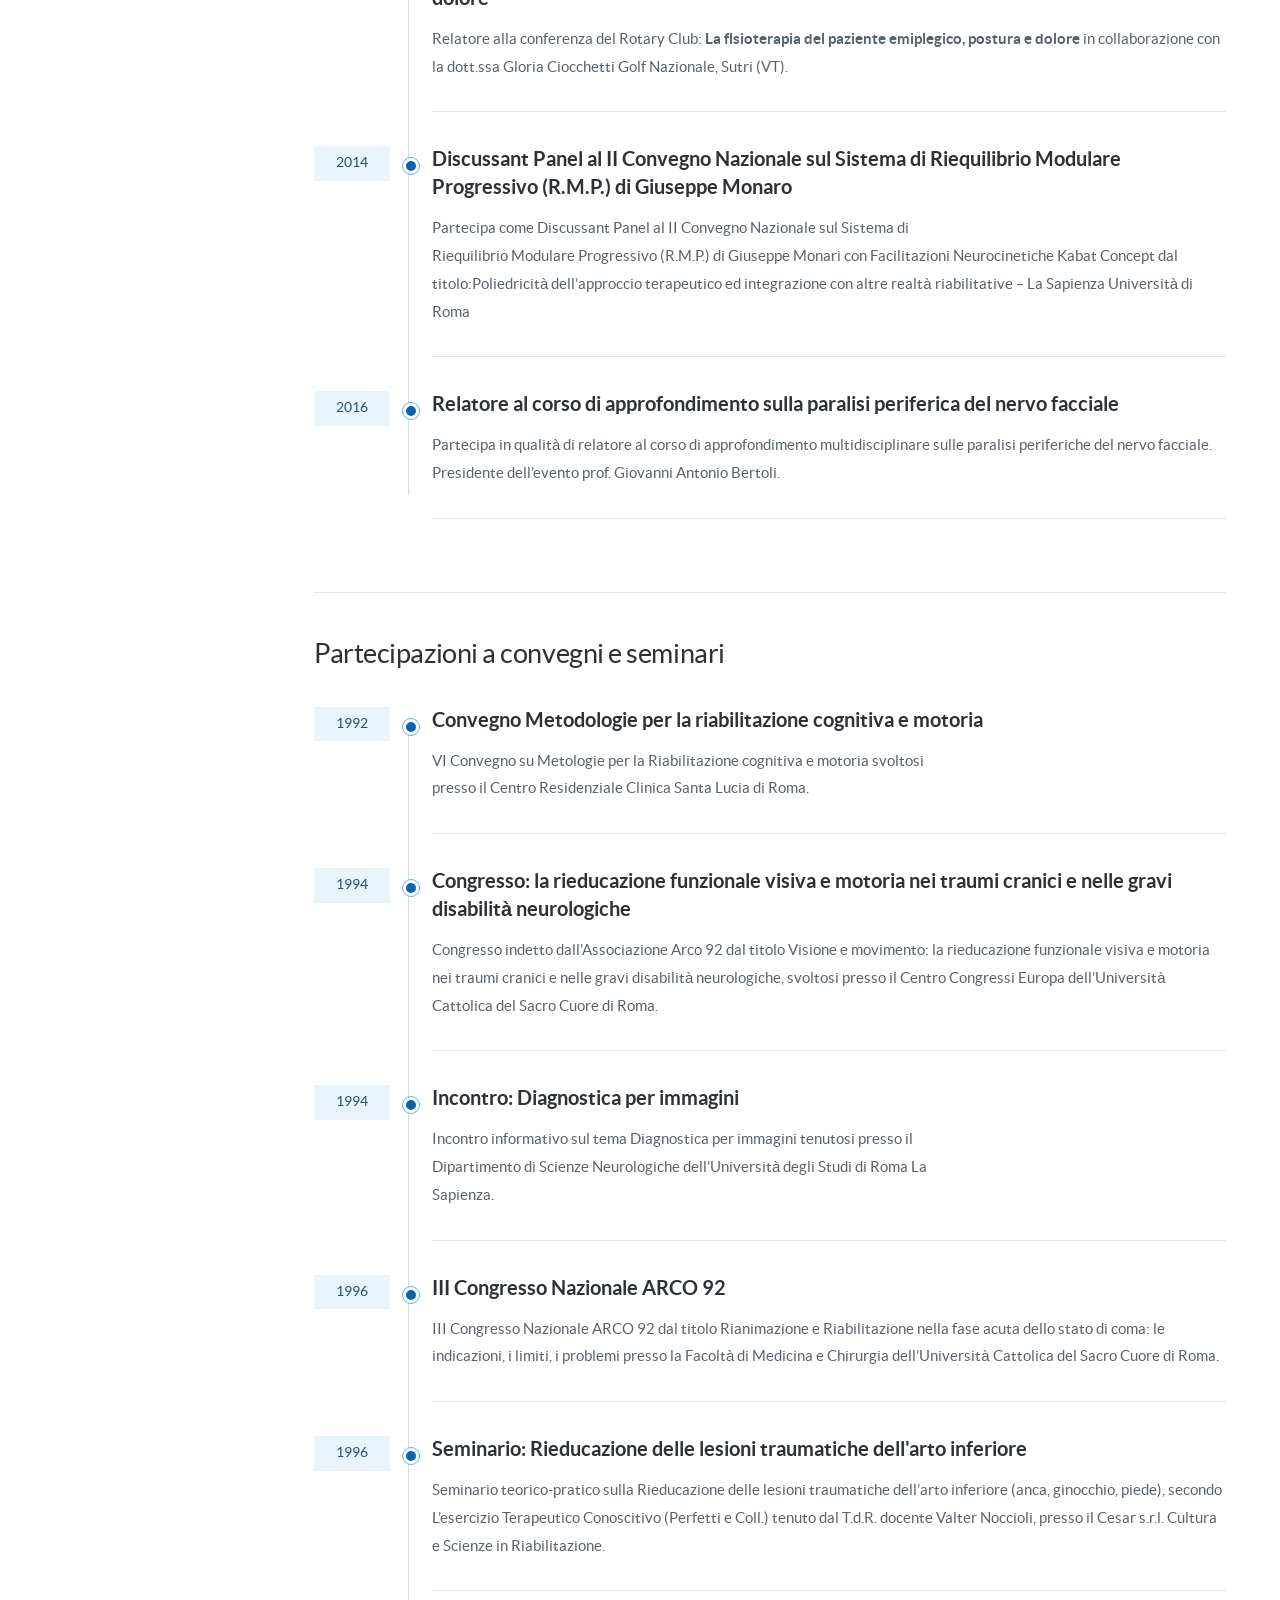
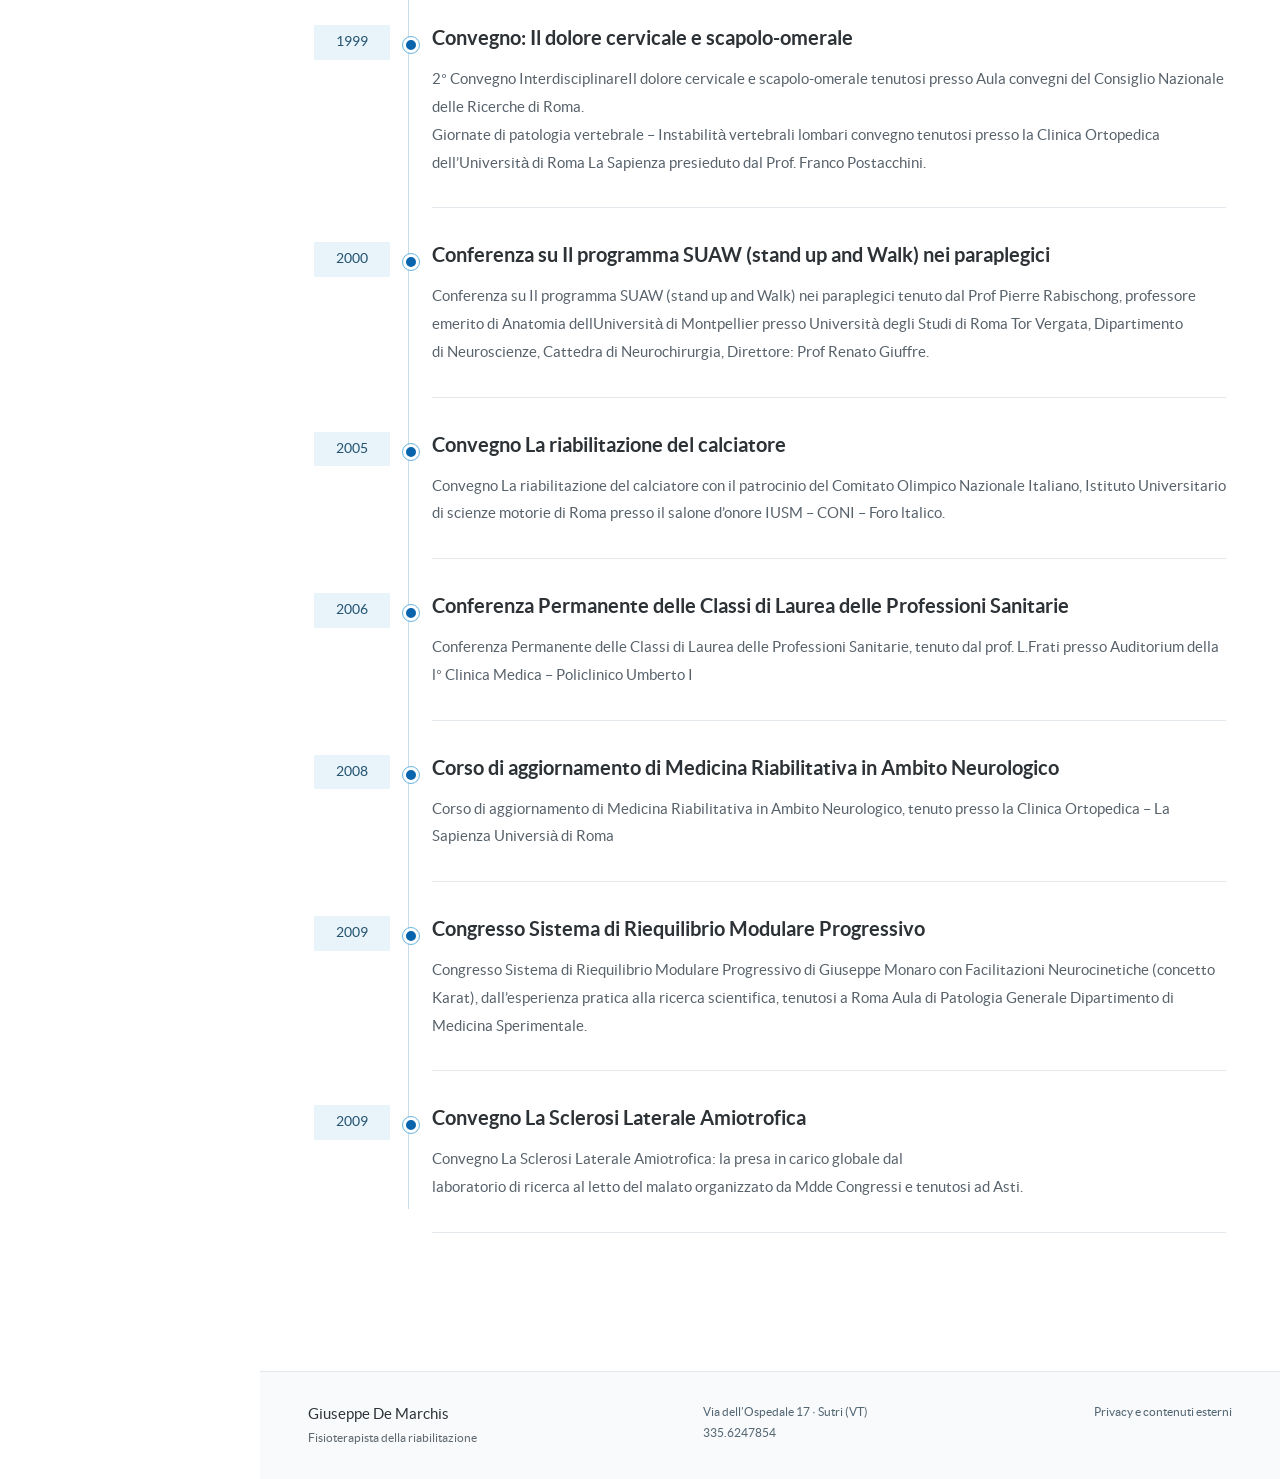
<file: research/index.html>
<!doctype html>
<html lang="it"><head><meta charset="utf-8"><meta name="viewport" content="width=device-width, initial-scale=1">
<title>Attività di ricerca | Giuseppe De Marchis Fisioterapista</title><meta name="description" content="Progetti di ricerca, interventi come relatore, convegni e seminari di Giuseppe De Marchis nell’ambito della fisioterapia e della riabilitazione neurologica."><meta name="robots" content="index, follow, max-image-preview:large">
<link rel="canonical" href="https://www.giuseppedemarchis.it/research/"><meta property="og:type" content="website"><meta property="og:locale" content="it_IT"><meta property="og:site_name" content="Giuseppe De Marchis Fisioterapista"><meta property="og:title" content="Attività di ricerca | Giuseppe De Marchis Fisioterapista"><meta property="og:description" content="Progetti di ricerca, interventi come relatore, convegni e seminari di Giuseppe De Marchis nell’ambito della fisioterapia e della riabilitazione neurologica."><meta property="og:url" content="https://www.giuseppedemarchis.it/research/"><meta property="og:image" content="https://www.giuseppedemarchis.it/wp-content/uploads/2015/11/giuseppehome.jpg"><meta name="twitter:card" content="summary"><meta name="theme-color" content="#303030">
<link rel="icon" href="../assets/favicon.svg" type="image/svg+xml"><link rel="stylesheet" href="../assets/site.css?v=20261115-lightbox"><script src="../assets/site.js?v=20261115-lightbox" defer></script><script type="application/ld+json">{"@context": "https://schema.org", "@graph": [{"@type": "Person", "@id": "https://www.giuseppedemarchis.it/#giuseppe-de-marchis", "name": "Giuseppe De Marchis", "jobTitle": "Fisioterapista", "url": "https://www.giuseppedemarchis.it/", "image": "https://www.giuseppedemarchis.it/wp-content/uploads/2015/11/giuseppehome.jpg", "knowsAbout": ["Fisioterapia", "Riabilitazione neurologica", "Riabilitazione da ictus", "Paresi facciale periferica", "Sclerosi laterale amiotrofica"], "address": {"@type": "PostalAddress", "streetAddress": "Via dell’Ospedale 17", "addressLocality": "Sutri", "addressRegion": "VT", "postalCode": "01015", "addressCountry": "IT"}, "telephone": ["+39 0761 608950", "+39 335 6247854"]}, {"@type": "WebSite", "@id": "https://www.giuseppedemarchis.it/#website", "url": "https://www.giuseppedemarchis.it/", "name": "Giuseppe De Marchis Fisioterapista", "inLanguage": "it-IT", "publisher": {"@id": "https://www.giuseppedemarchis.it/#giuseppe-de-marchis"}}, {"@type": "WebPage", "@id": "https://www.giuseppedemarchis.it/research/#webpage", "url": "https://www.giuseppedemarchis.it/research/", "name": "Attività di ricerca | Giuseppe De Marchis Fisioterapista", "description": "Progetti di ricerca, interventi come relatore, convegni e seminari di Giuseppe De Marchis nell’ambito della fisioterapia e della riabilitazione neurologica.", "inLanguage": "it-IT", "isPartOf": {"@id": "https://www.giuseppedemarchis.it/#website"}, "about": {"@id": "https://www.giuseppedemarchis.it/#giuseppe-de-marchis"}}, {"@type": "BreadcrumbList", "itemListElement": [{"@type": "ListItem", "position": 1, "name": "Home", "item": "https://www.giuseppedemarchis.it/"}, {"@type": "ListItem", "position": 2, "name": "Attività di ricerca", "item": "https://www.giuseppedemarchis.it/research/"}]}]}</script></head>
<body class="page-research"><a class="skip-link" href="#main-content">Vai al contenuto</a>
<aside class="sidebar" aria-label="Profilo e navigazione"><a class="profile" href="../" aria-label="Giuseppe De Marchis — Home"><img src="../wp-content/uploads/2015/11/giuseppehome.jpg" alt="Giuseppe De Marchis" width="110" height="110"><span class="profile-name">Giuseppe <br>De Marchis</span><span class="profile-role">Fisioterapista</span></a>
<button class="menu-toggle" type="button" aria-expanded="false" aria-controls="site-navigation">Menu <span aria-hidden="true">☰</span></button>
<nav id="site-navigation" aria-label="Menu principale"><a href="../"><span class="nav-index">01</span>Home</a><a aria-current="page" href="../research/"><span class="nav-index">02</span>Attività di ricerca</a><a href="../teaching/"><span class="nav-index">03</span>Attività di Formazione</a><a href="../gallery2/"><span class="nav-index">04</span>Stampa e TV</a><a href="../publications/"><span class="nav-index">05</span>Pubblicazioni</a><a href="../contact/"><span class="nav-index">06</span>Contatti</a><a class="cv-link" href="../wp-content/uploads/2015/11/CV.pdf" download><span class="nav-index" aria-hidden="true">↓</span>Download CV <span class="pdf-badge">PDF</span></a></nav>
<div class="sidebar-bottom"><span>Fisioterapia e riabilitazione</span><span>Sutri · Viterbo</span><a href="tel:+390761608950">0761.608950</a><small>Copyright 2015 A. Paparozzi</small></div></aside>
<div class="site-content"><header class="topbar"><span>GIUSEPPE DE MARCHIS <span class="topbar-divider">/</span> Attività di ricerca</span><a href="../wp-content/uploads/2015/11/CV.pdf">Curriculum vitae <span aria-hidden="true">↗</span></a></header>
<main id="main-content"><div class="page-inner"><nav class="breadcrumbs" aria-label="Percorso"><a href="../">Home</a><span aria-hidden="true">/</span><span>Attività di ricerca</span></nav><details class="contents-index"><summary>In questa pagina</summary><ul><li><a href="#gallery">Gallery</a></li><li><a href="#argomenti-di-interesse">Argomenti di Interesse</a></li><li><a href="#partecipazione-a-progetti-di-ricerca">Partecipazione a Progetti di Ricerca</a></li><li><a href="#interventi-come-relatore-a-convegni">Interventi come relatore a Convegni</a></li><li><a href="#partecipazioni-a-convegni-e-seminari">Partecipazioni a convegni e seminari</a></li></ul></details><article class="original-content">
				
			
			<section class="vc_row wpb_row vc_row-fluid">
	<div class="vc_col-sm-12 wpb_column vc_column_container">
		<div class="wpb_wrapper">
			<h1 class="fac-big-title fac-title text-center">Attività scientifica e di Ricerca</h1>
<div class="vc_row wpb_row vc_inner vc_row-fluid">
	<div class="vc_col-sm-8 wpb_column vc_column_container">
		<div class="wpb_wrapper">
			
	<div class="wpb_text_column wpb_content_element">
		<div class="wpb_wrapper">
			<p>Numerose sono le attività scientifiche come la partecipazione a convegni e incontri informativi di divulgazione, a cui da diverso tempo partecipo come relatore. Di seguito un elenco delle principali attività di ricerca.</p>

		</div> 
	</div> 
	<div class="wpb_gallery wpb_content_element vc_clearfix">
		<div class="wpb_wrapper"><h2 class="wpb_heading wpb_gallery_heading" id="gallery">Gallery</h2><div class="wpb_gallery_slides wpb_image_grid"><ul class="wpb_image_grid_ul"><li class="isotope-item"><a class="prettyphoto" href="../wp-content/uploads/2013/12/IMG-687x1024.jpg"><img src="../wp-content/uploads/2013/12/IMG-300x180.jpg" loading="lazy" decoding="async" alt="Giuseppe De Marchis durante un incontro scientifico" width="300" height="180"></a></li><li class="isotope-item"><a class="prettyphoto" href="../wp-content/uploads/2013/12/IMG2-1024x697.jpg"><img src="../wp-content/uploads/2013/12/IMG2-300x180.jpg" loading="lazy" decoding="async" alt="Attività scientifica e di ricerca di Giuseppe De Marchis" width="300" height="180"></a></li></ul></div>
		</div> 
	</div> 
		</div> 
	</div> 

	<div class="vc_col-sm-4 wpb_column vc_column_container">
		<div class="wpb_wrapper">
			<h2 class="fac-title text-center" id="argomenti-di-interesse">Argomenti di Interesse</h2>
<ul class="ul-boxed list-unstyled"><li>Trattamento delle disabilità neurologiche</li><li>Diagnostica per immagini</li><li>Rieducazione delle lesioni traumatiche</li><li>Trattamento della cervicale</li><li>Riabilitazione nello stato di coma</li><li>Medicina riabilitativa</li></ul>
		</div> 
	</div> 
</div>


		</div> 
	</div> 
</section><section class="vc_row wpb_row vc_row-fluid">
	<div class="vc_col-sm-12 wpb_column vc_column_container">
		<div class="wpb_wrapper">
			<h2 class="fac-title text-center" id="partecipazione-a-progetti-di-ricerca">Partecipazione a Progetti di Ricerca</h2>
<ul class="timeline">
			<li>
				<div class="date">1988</div>
				
				<div class="data"><h3 class="subject">Valutazione dei risultati ottenuti dalla applicazione di due metodi di riabilitazione nelle sindromi afasiche a confronto, al fine di verificare i rispettivi criteri informativi</h3><div class="text row">
		    <div class="col-md-12">
		        
<p>Valutazione dei risultati ottenuti dalla applicazione di due metodi di riabilitazione nelle sindromi  afasiche a confronto,  al fine di verificare i rispettivi  criteri informativi presso il Centro Residenziale Clinica S.Lucia, responsabile scientifico Prof G. Amabile, collaboratrice alla ricerca Dott.ssa Maria Grazia De Paola.</p>
</div></div></div>
			</li>
			<li>
				<div class="date">2010</div>
				
				<div class="data"><h3 class="subject">Componente del CODS (Comitato Ospedale senza dolore)</h3><div class="text row">
		    <div class="col-md-12">
		        
<p>Entra come componente nel progetto di Istituzione e pianificazione attività del comitato <strong>Ospedale Senza dolore (CODS)</strong>, del Policlinico Umberto I, in qualità di fisioterapista.</p>
</div></div></div>
			</li></ul>
		</div> 
	</div> 
</section><section class="vc_row wpb_row vc_row-fluid">
	<div class="vc_col-sm-12 wpb_column vc_column_container">
		<div class="wpb_wrapper">
			<h2 class="fac-title text-center" id="interventi-come-relatore-a-convegni">Interventi come relatore a Convegni</h2>
<ul class="timeline">
			<li>
				<div class="date">2003</div>
				
				<div class="data"><h3 class="subject">Relatore al Congresso Movimento Umano e Ricerca Riabilitativa - il cingolo scapolo-omerale e il cingolo pelvico</h3><div class="text row">
		    <div class="col-md-12">
		        Relatore al Congresso Movimento Umano e Ricerca Riabilitativa – il cingolo<br>
scapolo-omerale e il cingolo pelvico tenutosi a Roma presso Università La<br>
Sapienza Aula Magna e patrocinato dalla SIMFER LAZIO in occasione dell’Anno Europeo della Persona Disabile.
		    </div></div></div>
			</li>
			<li>
				<div class="date">2004</div>
				
				<div class="data"><h3 class="subject">Relatore alla giornata di aggiornamento Curare l&#x27;ictus l&#x27;approccio attivo e la multidisciplinarietà cambiano la prognosi</h3><div class="text row">
		    <div class="col-md-12">
		        
<p>Relatore alla giornata di aggiornamento <strong>Curare l’ictus l’approccio attivo e la </strong><strong>multidisciplinarietà cambiano la prognosi</strong>, svoltosi a Roma presso Azienda Policlinico Umberto l Università degli Studi La Sapienza Centro Formazione E.C. M.</p>
</div></div></div>
			</li>
			<li>
				<div class="date">2007</div>
				
				<div class="data"><h3 class="subject">Relatore al II Congresso Nazionale Longevità tra genetica e ambiente</h3><div class="text row">
		    <div class="col-md-12">
		        
<p>Relatore al II Congresso Nazionale <strong>Longevità tra genetica e ambiente</strong>, organizzato dalla Federazione Italiana Medicina Geriatrica</p>
</div></div></div>
			</li>
			<li>
				<div class="date">2008</div>
				
				<div class="data"><h3 class="subject">Relatore al III Congresso Nazionale Invecchiamento tra successo e fragilità: problemi genetici, ambientali, predittivi, terapeutici e organizzativi</h3><div class="text row">
		    <div class="col-md-12">
		        
<p>Relatore al III Congresso Nazionale <strong>Invecchiamento tra successo e fragilità: </strong><strong>problemi genetici, ambientali, predittivi, terapeutici e organizzativi</strong>, organizzato dalla Federazione Italiana Medicina Geriatrica</p>
</div></div></div>
			</li>
			<li>
				<div class="date">2008</div>
				
				<div class="data"><h3 class="subject">Relatore al progetto formativo La Mobilizzazione del paziente con ictus</h3><div class="text row">
		    <div class="col-md-12">
		        Relatore al progetto formativo <strong>La Mobilizzazione del paziente con ictus</strong><br>
organizzato da Azienda Policlinico Umberto I. Tavola rotonda tra esperti e<br>
partecipanti. Roma.
		    </div></div></div>
			</li>
			<li>
				<div class="date">2009</div>
				
				<div class="data"><h3 class="subject">Relatore all&#x27;evento formativo Il paziente con ictus cerebrale acuto nell&#x27;unità di Trattamento Neuro-vascolare: approccio convenzionale e nuove strategie</h3><div class="text row">
		    <div class="col-md-12">
		        
<p>Relatore all’evento formativo <strong>Il paziente con ictus cerebrale acuto nell’unità di Trattamento Neuro-vascolare: approccio convenzionale e nuove strategie</strong>, organizzato dal Centro Studi Sofia e tenutosi presso l’Azienda Policlinico Umberto I – Dipartimento Valdoni Roma.</p>
</div></div></div>
			</li>
			<li>
				<div class="date">2009</div>
				
				<div class="data"><h3 class="subject">Relatore al Corso lctus cerebrale: dalla fase acuta alla riabilitazione domiciliare</h3><div class="text row">
		    <div class="col-md-12">
		        
<p>Relatore al Corso <strong>lctus cerebrale: dalla fase acuta alla riabilitazione domiciliare</strong>, organizzata dalla U.I.L.D.M. (Unione Italiana Lotta alla Distrofia Muscolare) e tenutosi a Roma presso la Sala Teatro S.Spirito.</p>
</div></div></div>
			</li>
			<li>
				<div class="date">2010</div>
				
				<div class="data"><h3 class="subject">Discussant Panel alla giornata nazionale per la lotta alle malattie cerebrovascolari e ictus cerebrale</h3><div class="text row">
		    <div class="col-md-12">
		        
<p>In qualità di Discussant Panel partecipa alla giornata nazionale per la lotta alle malattie cerebrovascolari e ictus cerebrale, <strong>Vivere con ictus cerebrale: la continuità delle cure e le esperienze del volontariato</strong>. Tenutosi presso la Fondazione S.Lucia IRCSS Roma e promosso da Alice, Rotary Club Roma Parioli.</p>
</div></div></div>
			</li>
			<li>
				<div class="date">2011</div>
				
				<div class="data"><h3 class="subject">Relatore al VI Congresso Nazionale FIMeG - Educare alla Vecchiaia: nuovi scenari tra geni, stili di vita e terapie</h3><div class="text row">
		    <div class="col-md-12">
		        
<p>Relatore al VI Congresso Nazionale FIMeG – Educare alla Vecchiaia: nuovi scenari tra geni, stili di vita e terapie, Roma Consiglio Nazionale delle Ricerche</p>
</div></div></div>
			</li>
			<li>
				<div class="date">2013</div>
				
				<div class="data"><h3 class="subject">Relatore alla conferenza del Rotary Club: La flsioterapia del paziente emiplegico, postura e dolore</h3><div class="text row">
		    <div class="col-md-12">
		        
<p>Relatore alla conferenza del Rotary Club: <strong>La flsioterapia del paziente emiplegico, postura e dolore</strong> in collaborazione con la dott.ssa Gloria Ciocchetti Golf Nazionale, Sutri (VT).</p>
</div></div></div>
			</li>
			<li>
				<div class="date">2014</div>
				
				<div class="data"><h3 class="subject">Discussant Panel al II Convegno Nazionale sul Sistema di Riequilibrio Modulare Progressivo (R.M.P.) di Giuseppe Monaro </h3><div class="text row">
		    <div class="col-md-12">
		        Partecipa come Discussant Panel al II Convegno Nazionale sul Sistema di<br>
Riequilibrio Modulare Progressivo (R.M.P.) di Giuseppe Monari con Facilitazioni Neurocinetiche Kabat Concept dal titolo:Poliedricità dell’approccio terapeutico ed integrazione con altre realtà riabilitative – La Sapienza Università di Roma
		    </div></div></div>
			</li>
			<li>
				<div class="date">2016</div>
				
				<div class="data"><h3 class="subject">Relatore al corso di approfondimento sulla paralisi periferica del nervo facciale </h3><div class="text row">
		    <div class="col-md-12">
		        
<p>Partecipa in qualità di relatore al corso di approfondimento multidisciplinare sulle paralisi periferiche del nervo facciale. Presidente dell’evento prof. Giovanni Antonio Bertoli.</p>
</div></div></div>
			</li></ul>
		</div> 
	</div> 
</section><section class="vc_row wpb_row vc_row-fluid">
	<div class="vc_col-sm-12 wpb_column vc_column_container">
		<div class="wpb_wrapper">
			<h2 class="fac-title text-center" id="partecipazioni-a-convegni-e-seminari">Partecipazioni a convegni e seminari</h2>
<ul class="timeline">
			<li>
				<div class="date">1992</div>
				
				<div class="data"><h3 class="subject">Convegno Metodologie per la riabilitazione cognitiva e motoria</h3><div class="text row">
		    <div class="col-md-12">
		        VI Convegno su Metologie per la Riabilitazione cognitiva e motoria svoltosi<br>
presso il Centro Residenziale Clinica Santa Lucia di Roma.
		    </div></div></div>
			</li>
			<li>
				<div class="date">1994</div>
				
				<div class="data"><h3 class="subject">Congresso: la rieducazione funzionale visiva e motoria nei traumi cranici e nelle gravi disabilità neurologiche</h3><div class="text row">
		    <div class="col-md-12">
		        
<p>Congresso indetto dall’Associazione Arco 92 dal titolo Visione e movimento: la rieducazione funzionale visiva e motoria nei traumi cranici e nelle gravi disabilità neurologiche, svoltosi presso il Centro Congressi Europa dell’Università Cattolica del Sacro Cuore di Roma.</p>
</div></div></div>
			</li>
			<li>
				<div class="date">1994</div>
				
				<div class="data"><h3 class="subject">Incontro: Diagnostica per immagini</h3><div class="text row">
		    <div class="col-md-12">
		        Incontro informativo sul tema Diagnostica per immagini tenutosi presso il<br>
Dipartimento di Scienze Neurologiche dell’Università degli Studi di Roma La<br>
Sapienza.
		    </div></div></div>
			</li>
			<li>
				<div class="date">1996</div>
				
				<div class="data"><h3 class="subject">III Congresso Nazionale ARCO 92 </h3><div class="text row">
		    <div class="col-md-12">
		        
<p>III Congresso Nazionale ARCO 92 dal titolo Rianimazione e Riabilitazione nella fase acuta dello stato di coma: le indicazioni, i limiti, i problemi presso la Facoltà di Medicina e Chirurgia dell’Università Cattolica del Sacro Cuore di Roma.</p>
</div></div></div>
			</li>
			<li>
				<div class="date">1996</div>
				
				<div class="data"><h3 class="subject">Seminario: Rieducazione delle lesioni traumatiche dell&#x27;arto inferiore</h3><div class="text row">
		    <div class="col-md-12">
		        
<p>Seminario teorico-pratico sulla Rieducazione delle lesioni traumatiche dell’arto inferiore (anca, ginocchio, piede), secondo L’esercizio Terapeutico Conoscitivo (Perfetti e Coll.) tenuto dal T.d.R. docente Valter Noccioli, presso il Cesar s.r.l. Cultura e Scienze in Riabilitazione.</p>
</div></div></div>
			</li>
			<li>
				<div class="date">1999</div>
				
				<div class="data"><h3 class="subject">Convegno: Il dolore cervicale e scapolo-omerale</h3><div class="text row">
		    <div class="col-md-12">
		        2° Convegno InterdisciplinareIl dolore cervicale e scapolo-omerale tenutosi presso Aula convegni del Consiglio Nazionale delle Ricerche di Roma.<br>
Giornate di patologia vertebrale – Instabilità vertebrali lombari convegno tenutosi presso la Clinica Ortopedica dell’Università di Roma La Sapienza presieduto dal Prof. Franco Postacchini.
		    </div></div></div>
			</li>
			<li>
				<div class="date">2000</div>
				
				<div class="data"><h3 class="subject">Conferenza su Il programma SUAW (stand up and Walk) nei paraplegici </h3><div class="text row">
		    <div class="col-md-12">
		        
<p>Conferenza su Il programma SUAW (stand up and Walk) nei paraplegici tenuto dal Prof Pierre Rabischong, professore emerito di Anatomia dellUniversità di Montpellier presso Università degli Studi di Roma Tor Vergata, Dipartimento di Neuroscienze, Cattedra di Neurochirurgia, Direttore: Prof Renato Giuffre.</p>
</div></div></div>
			</li>
			<li>
				<div class="date">2005</div>
				
				<div class="data"><h3 class="subject">Convegno La riabilitazione del calciatore </h3><div class="text row">
		    <div class="col-md-12">
		        
<p>Convegno La riabilitazione del calciatore con il patrocinio del Comitato Olimpico Nazionale Italiano, Istituto Universitario di scienze motorie di Roma presso il salone d’onore IUSM – CONI – Foro ltalico.</p>
</div></div></div>
			</li>
			<li>
				<div class="date">2006</div>
				
				<div class="data"><h3 class="subject">Conferenza Permanente delle Classi di Laurea delle Professioni Sanitarie</h3><div class="text row">
		    <div class="col-md-12">
		        
<p>Conferenza Permanente delle Classi di Laurea delle Professioni Sanitarie, tenuto dal prof. L.Frati presso Auditorium della l° Clinica Medica – Policlinico Umberto I</p>
</div></div></div>
			</li>
			<li>
				<div class="date">2008</div>
				
				<div class="data"><h3 class="subject">Corso di aggiornamento di Medicina Riabilitativa in Ambito Neurologico</h3><div class="text row">
		    <div class="col-md-12">
		        
<p>Corso di aggiornamento di Medicina Riabilitativa in Ambito Neurologico, tenuto presso la Clinica Ortopedica – La Sapienza Universià di Roma</p>
</div></div></div>
			</li>
			<li>
				<div class="date">2009</div>
				
				<div class="data"><h3 class="subject">Congresso Sistema di Riequilibrio Modulare Progressivo</h3><div class="text row">
		    <div class="col-md-12">
		        
<p>Congresso Sistema di Riequilibrio Modulare Progressivo di Giuseppe Monaro con Facilitazioni Neurocinetiche (concetto Karat), dall’esperienza pratica alla ricerca scientifica, tenutosi a Roma Aula di Patologia Generale Dipartimento di Medicina Sperimentale.</p>
</div></div></div>
			</li>
			<li>
				<div class="date">2009</div>
				
				<div class="data"><h3 class="subject">Convegno La Sclerosi Laterale Amiotrofica</h3><div class="text row">
		    <div class="col-md-12">
		        Convegno La Sclerosi Laterale Amiotrofica: la presa in carico globale dal<br>
laboratorio di ricerca al letto del malato organizzato da Mdde Congressi e tenutosi ad Asti.
		    </div></div></div>
			</li></ul>
		</div> 
	</div> 
</section>
			
					</article></div></main>
<footer class="footer"><div><strong>Giuseppe De Marchis</strong><span>Fisioterapista della riabilitazione</span></div><div><a href="../contact/">Via dell’Ospedale 17 · Sutri (VT)</a><a href="tel:+393356247854">335.6247854</a></div><a href="../informativa-privacy/">Privacy e contenuti esterni</a></footer></div></body></html>
</file>
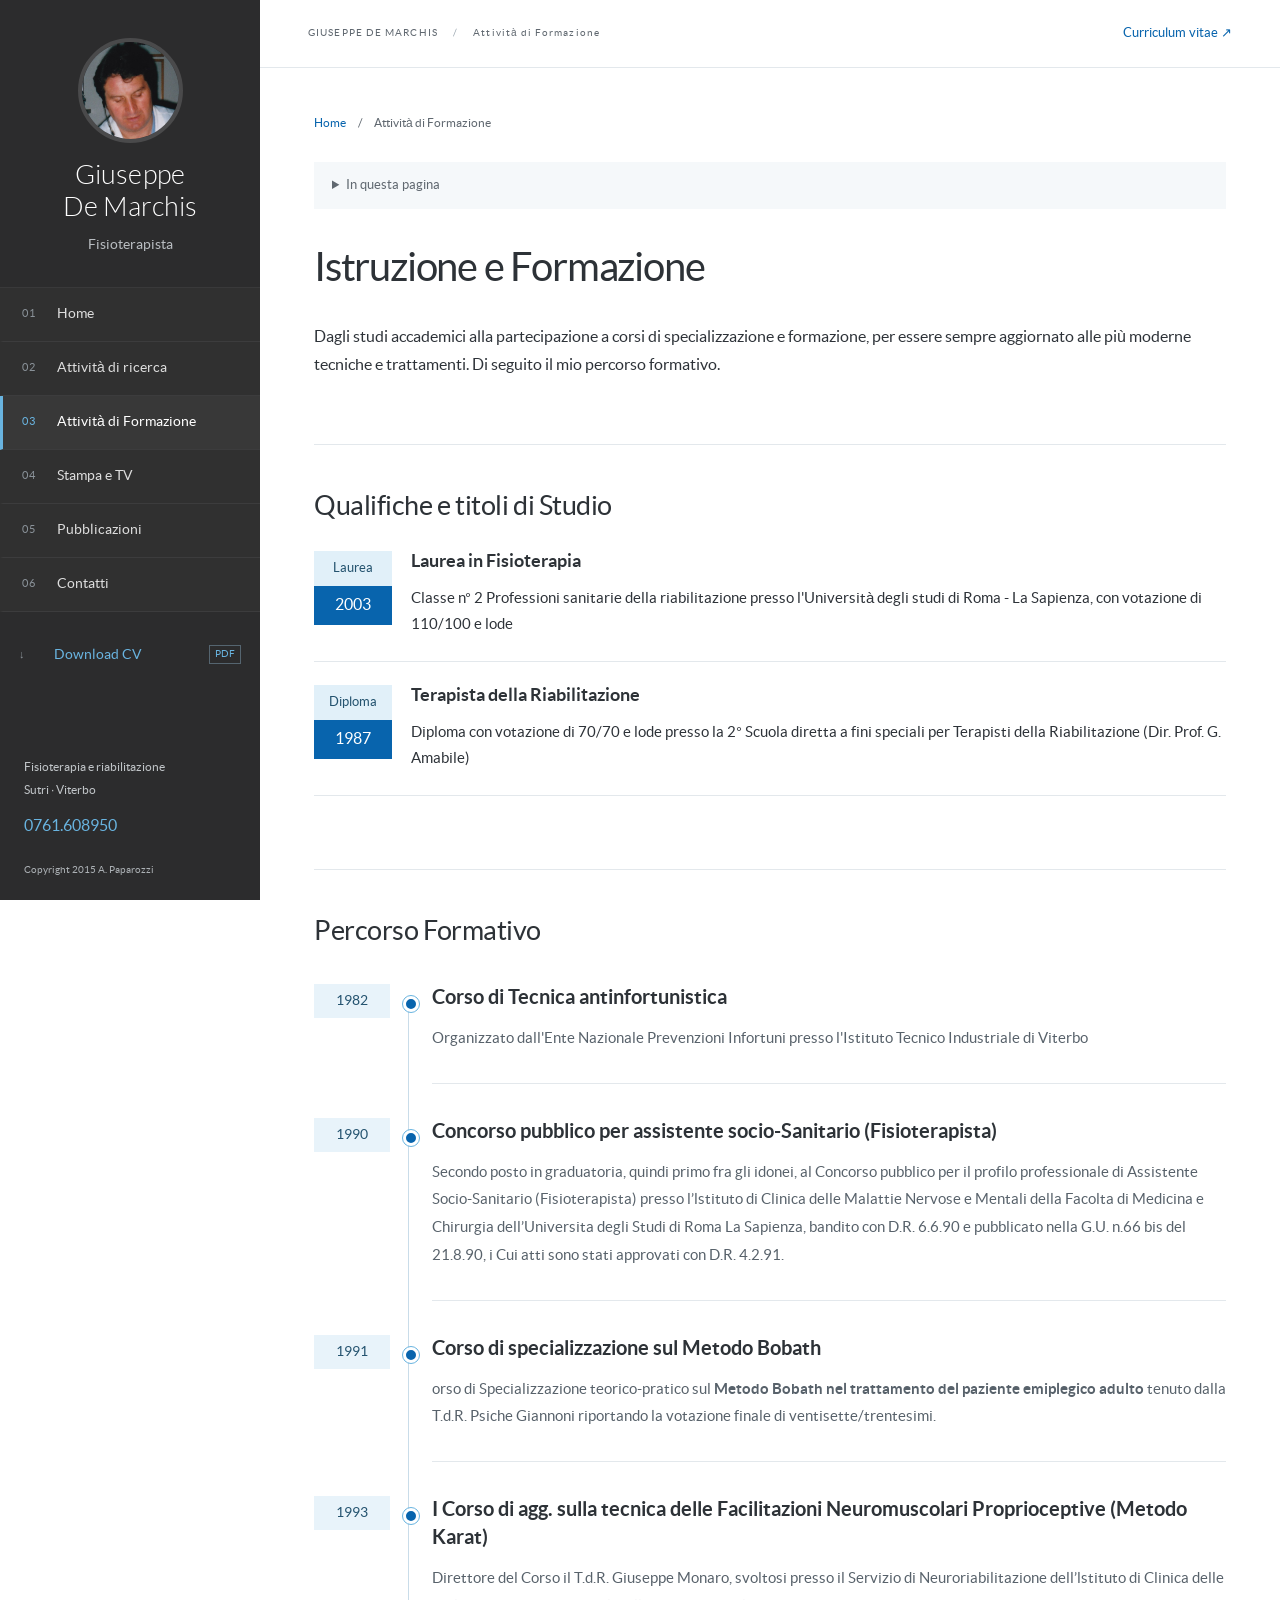
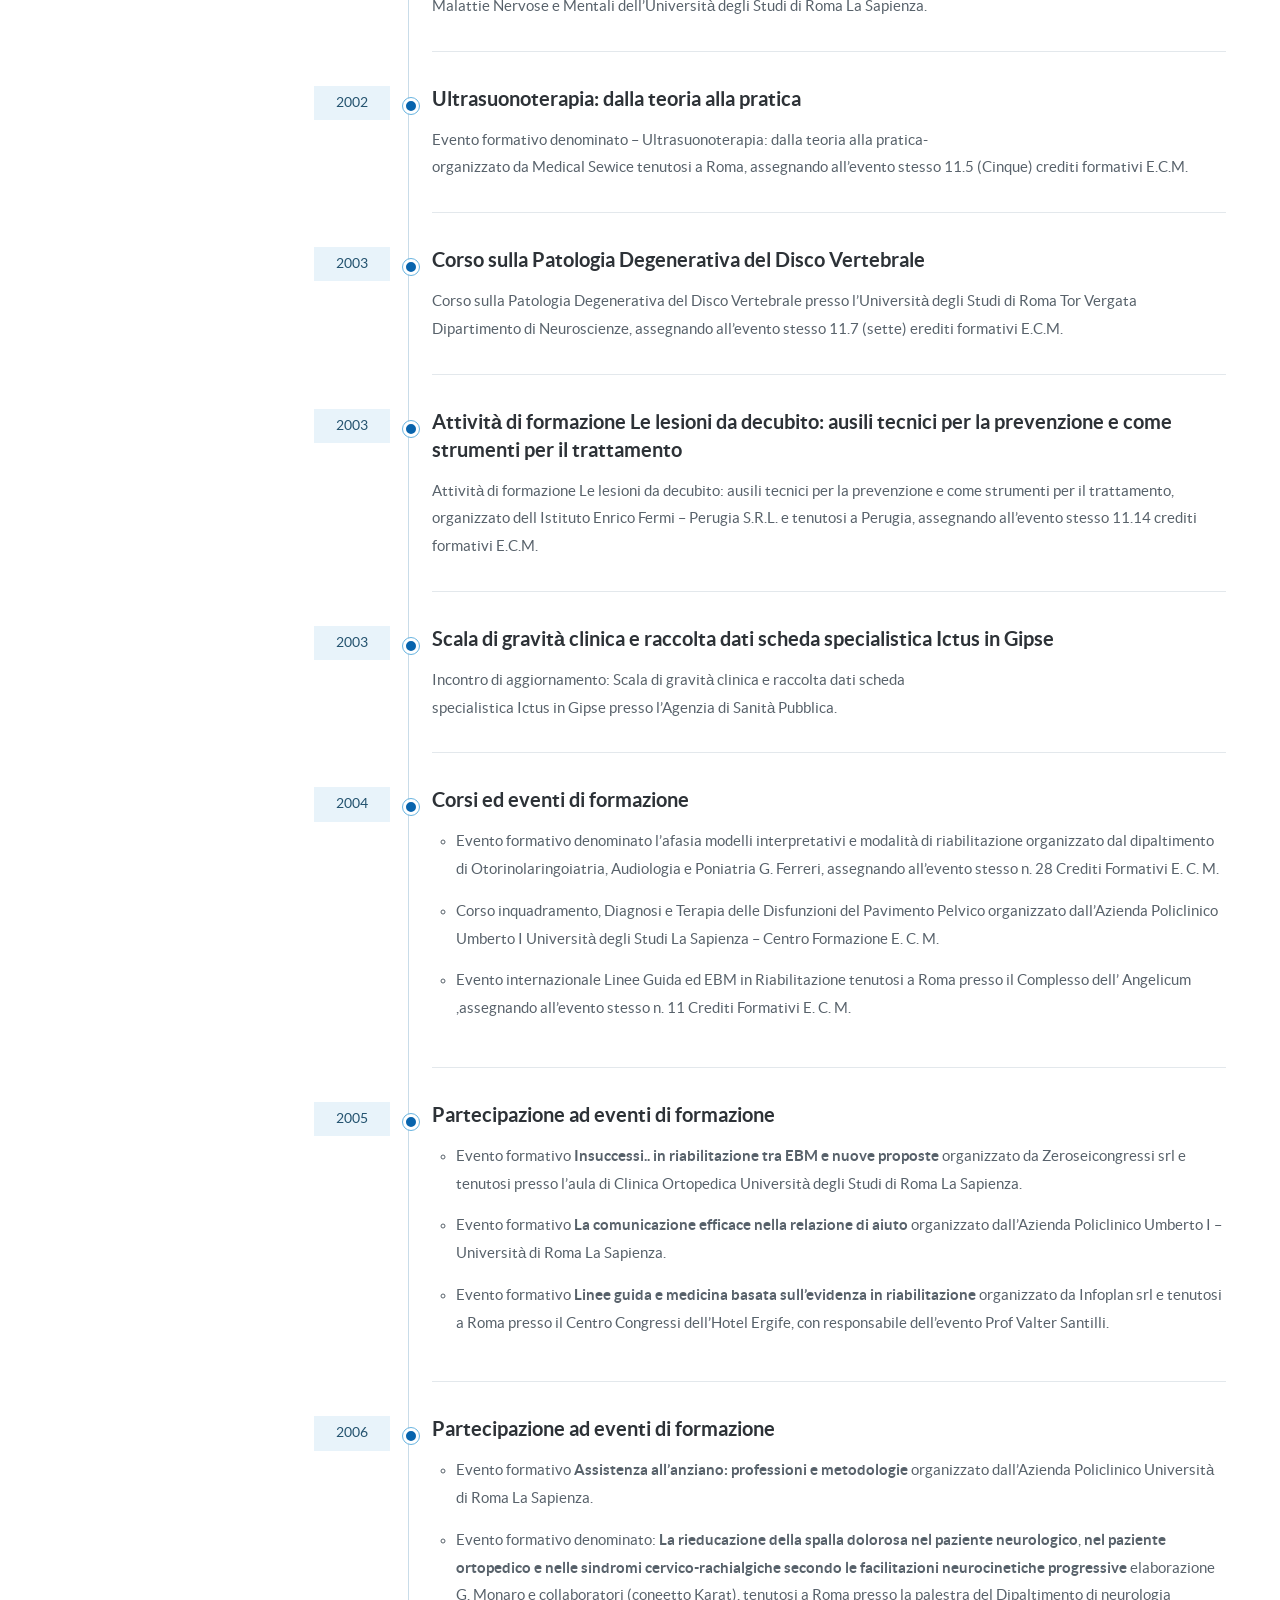
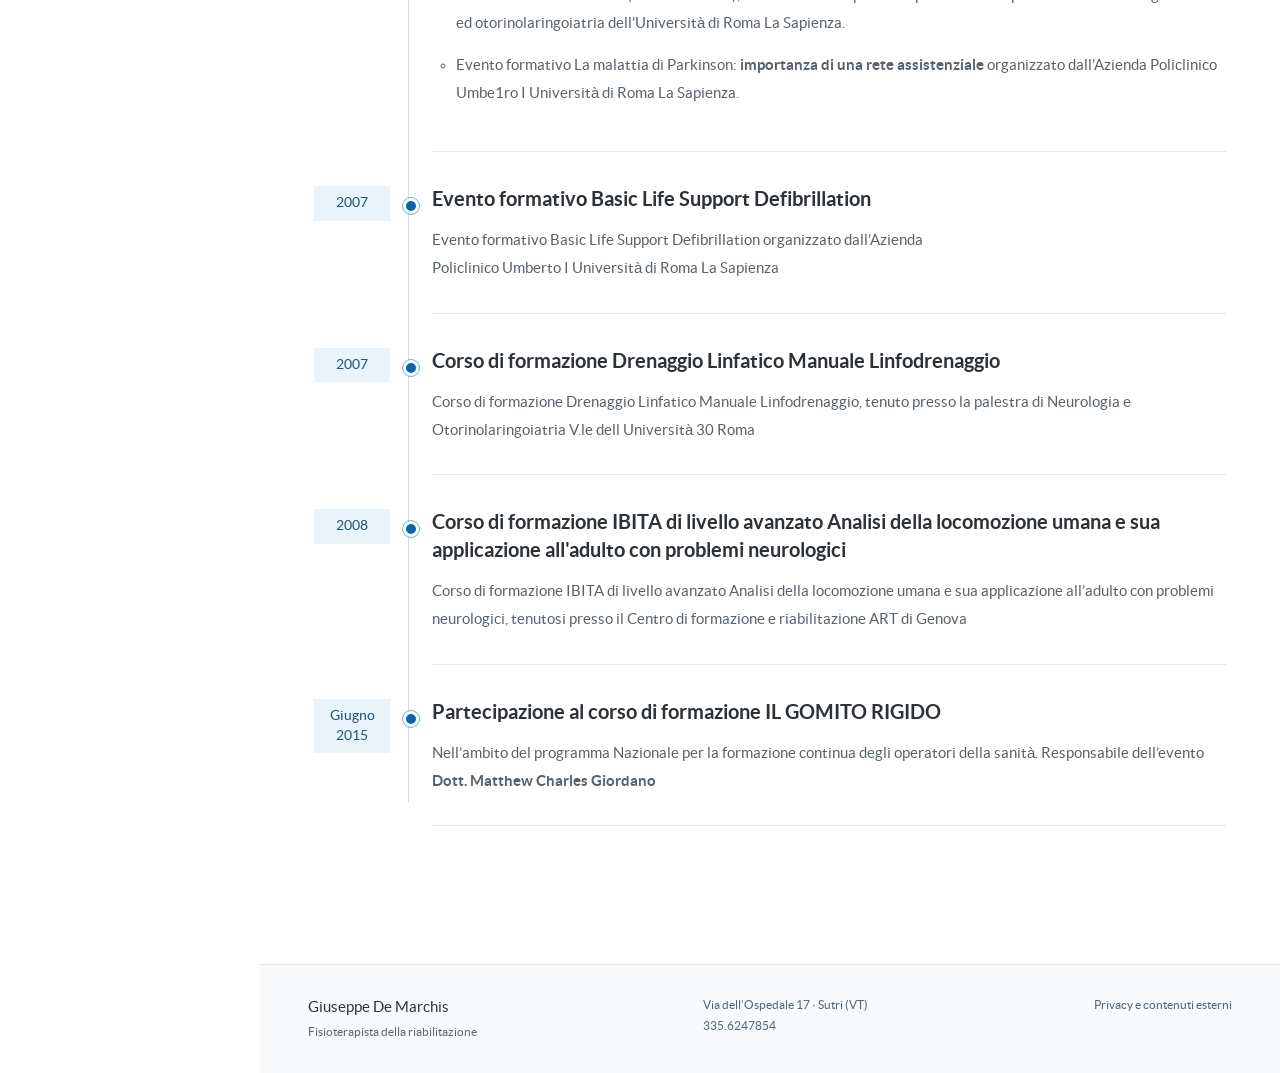
<file: teaching/index.html>
<!doctype html>
<html lang="it"><head><meta charset="utf-8"><meta name="viewport" content="width=device-width, initial-scale=1">
<title>Attività di Formazione | Giuseppe De Marchis Fisioterapista</title><meta name="description" content="Qualifiche, titoli di studio e percorso formativo di Giuseppe De Marchis: fisioterapia, metodo Bobath, metodo Karat e riabilitazione neurologica."><meta name="robots" content="index, follow, max-image-preview:large">
<link rel="canonical" href="https://www.giuseppedemarchis.it/teaching/"><meta property="og:type" content="website"><meta property="og:locale" content="it_IT"><meta property="og:site_name" content="Giuseppe De Marchis Fisioterapista"><meta property="og:title" content="Attività di Formazione | Giuseppe De Marchis Fisioterapista"><meta property="og:description" content="Qualifiche, titoli di studio e percorso formativo di Giuseppe De Marchis: fisioterapia, metodo Bobath, metodo Karat e riabilitazione neurologica."><meta property="og:url" content="https://www.giuseppedemarchis.it/teaching/"><meta property="og:image" content="https://www.giuseppedemarchis.it/wp-content/uploads/2015/11/giuseppehome.jpg"><meta name="twitter:card" content="summary"><meta name="theme-color" content="#303030">
<link rel="icon" href="../assets/favicon.svg" type="image/svg+xml"><link rel="stylesheet" href="../assets/site.css?v=20261115-lightbox"><script src="../assets/site.js?v=20261115-lightbox" defer></script><script type="application/ld+json">{"@context": "https://schema.org", "@graph": [{"@type": "Person", "@id": "https://www.giuseppedemarchis.it/#giuseppe-de-marchis", "name": "Giuseppe De Marchis", "jobTitle": "Fisioterapista", "url": "https://www.giuseppedemarchis.it/", "image": "https://www.giuseppedemarchis.it/wp-content/uploads/2015/11/giuseppehome.jpg", "knowsAbout": ["Fisioterapia", "Riabilitazione neurologica", "Riabilitazione da ictus", "Paresi facciale periferica", "Sclerosi laterale amiotrofica"], "address": {"@type": "PostalAddress", "streetAddress": "Via dell’Ospedale 17", "addressLocality": "Sutri", "addressRegion": "VT", "postalCode": "01015", "addressCountry": "IT"}, "telephone": ["+39 0761 608950", "+39 335 6247854"]}, {"@type": "WebSite", "@id": "https://www.giuseppedemarchis.it/#website", "url": "https://www.giuseppedemarchis.it/", "name": "Giuseppe De Marchis Fisioterapista", "inLanguage": "it-IT", "publisher": {"@id": "https://www.giuseppedemarchis.it/#giuseppe-de-marchis"}}, {"@type": "WebPage", "@id": "https://www.giuseppedemarchis.it/teaching/#webpage", "url": "https://www.giuseppedemarchis.it/teaching/", "name": "Attività di Formazione | Giuseppe De Marchis Fisioterapista", "description": "Qualifiche, titoli di studio e percorso formativo di Giuseppe De Marchis: fisioterapia, metodo Bobath, metodo Karat e riabilitazione neurologica.", "inLanguage": "it-IT", "isPartOf": {"@id": "https://www.giuseppedemarchis.it/#website"}, "about": {"@id": "https://www.giuseppedemarchis.it/#giuseppe-de-marchis"}}, {"@type": "BreadcrumbList", "itemListElement": [{"@type": "ListItem", "position": 1, "name": "Home", "item": "https://www.giuseppedemarchis.it/"}, {"@type": "ListItem", "position": 2, "name": "Attività di Formazione", "item": "https://www.giuseppedemarchis.it/teaching/"}]}]}</script></head>
<body class="page-teaching"><a class="skip-link" href="#main-content">Vai al contenuto</a>
<aside class="sidebar" aria-label="Profilo e navigazione"><a class="profile" href="../" aria-label="Giuseppe De Marchis — Home"><img src="../wp-content/uploads/2015/11/giuseppehome.jpg" alt="Giuseppe De Marchis" width="110" height="110"><span class="profile-name">Giuseppe <br>De Marchis</span><span class="profile-role">Fisioterapista</span></a>
<button class="menu-toggle" type="button" aria-expanded="false" aria-controls="site-navigation">Menu <span aria-hidden="true">☰</span></button>
<nav id="site-navigation" aria-label="Menu principale"><a href="../"><span class="nav-index">01</span>Home</a><a href="../research/"><span class="nav-index">02</span>Attività di ricerca</a><a aria-current="page" href="../teaching/"><span class="nav-index">03</span>Attività di Formazione</a><a href="../gallery2/"><span class="nav-index">04</span>Stampa e TV</a><a href="../publications/"><span class="nav-index">05</span>Pubblicazioni</a><a href="../contact/"><span class="nav-index">06</span>Contatti</a><a class="cv-link" href="../wp-content/uploads/2015/11/CV.pdf" download><span class="nav-index" aria-hidden="true">↓</span>Download CV <span class="pdf-badge">PDF</span></a></nav>
<div class="sidebar-bottom"><span>Fisioterapia e riabilitazione</span><span>Sutri · Viterbo</span><a href="tel:+390761608950">0761.608950</a><small>Copyright 2015 A. Paparozzi</small></div></aside>
<div class="site-content"><header class="topbar"><span>GIUSEPPE DE MARCHIS <span class="topbar-divider">/</span> Attività di Formazione</span><a href="../wp-content/uploads/2015/11/CV.pdf">Curriculum vitae <span aria-hidden="true">↗</span></a></header>
<main id="main-content"><div class="page-inner"><nav class="breadcrumbs" aria-label="Percorso"><a href="../">Home</a><span aria-hidden="true">/</span><span>Attività di Formazione</span></nav><details class="contents-index"><summary>In questa pagina</summary><ul><li><a href="#qualifiche-e-titoli-di-studio">Qualifiche e titoli di Studio</a></li><li><a href="#percorso-formativo">Percorso Formativo</a></li></ul></details><article class="original-content">
				
			
			<section class="vc_row wpb_row vc_row-fluid">
	<div class="vc_col-sm-12 wpb_column vc_column_container">
		<div class="wpb_wrapper">
			<h1 class="fac-big-title fac-title text-center">Istruzione e Formazione</h1>

	<div class="wpb_text_column wpb_content_element">
		<div class="wpb_wrapper">
			<p>Dagli studi accademici alla partecipazione a corsi di specializzazione e formazione, per essere sempre aggiornato alle più moderne tecniche e trattamenti. Di seguito il mio percorso formativo.</p>

		</div> 
	</div> 
		</div> 
	</div> 
</section><section class="vc_row wpb_row vc_row-fluid">
	<div class="vc_col-sm-12 wpb_column vc_column_container">
		<div class="wpb_wrapper">
			<h2 class="fac-title text-center" id="qualifiche-e-titoli-di-studio">Qualifiche e titoli di Studio</h2>
<ul class="ul-dates">
			<li>
				<div class="dates"><span>Laurea</span><span>2003</span></div>
				<div class="content"><h3>Laurea in Fisioterapia</h3><p>Classe n° 2 Professioni sanitarie della riabilitazione presso l&#x27;Università degli studi di Roma - La Sapienza, con votazione di 110/100 e lode</p></div>
			</li>
			<li>
				<div class="dates"><span>Diploma</span><span>1987</span></div>
				<div class="content"><h3>Terapista della Riabilitazione</h3><p>Diploma con votazione di 70/70 e lode presso la 2° Scuola diretta a fini speciali per Terapisti della Riabilitazione (Dir. Prof. G. Amabile)</p></div>
			</li></ul>
		</div> 
	</div> 
</section><section class="vc_row wpb_row vc_row-fluid">
	<div class="vc_col-sm-12 wpb_column vc_column_container">
		<div class="wpb_wrapper">
			<h2 class="fac-title text-center" id="percorso-formativo">Percorso Formativo</h2>
<ul class="timeline">
			<li>
				<div class="date">1982</div>
				
				<div class="data"><h3 class="subject">Corso di Tecnica antinfortunistica</h3><div class="text row">
		    <div class="col-md-12">
		        Organizzato dall&#x27;Ente Nazionale Prevenzioni Infortuni presso l&#x27;Istituto Tecnico Industriale di Viterbo
		    </div></div></div>
			</li>
			<li>
				<div class="date">1990</div>
				
				<div class="data"><h3 class="subject">Concorso pubblico per assistente socio-Sanitario (Fisioterapista)</h3><div class="text row">
		    <div class="col-md-12">
		        
<p>Secondo posto in graduatoria, quindi primo fra gli idonei, al Concorso pubblico per il profilo professionale di Assistente Socio-Sanitario (Fisioterapista) presso l’lstituto di Clinica delle Malattie Nervose e Mentali della Facolta di Medicina e Chirurgia dell’Universita degli Studi di Roma La Sapienza, bandito con D.R. 6.6.90 e pubblicato nella G.U. n.66 bis del 21.8.90, i Cui atti sono stati approvati con D.R. 4.2.91.</p>
</div></div></div>
			</li>
			<li>
				<div class="date">1991</div>
				
				<div class="data"><h3 class="subject">Corso di specializzazione sul Metodo Bobath</h3><div class="text row">
		    <div class="col-md-12">
		        
<p>orso di Specializzazione teorico-pratico sul <strong>Metodo Bobath nel trattamento del </strong><strong>paziente emiplegico adulto</strong> tenuto dalla T.d.R. Psiche Giannoni riportando la votazione finale di ventisette/trentesimi.</p>
</div></div></div>
			</li>
			<li>
				<div class="date">1993</div>
				
				<div class="data"><h3 class="subject">I Corso di agg. sulla tecnica delle Facilitazioni Neuromuscolari Proprioceptive (Metodo Karat)</h3><div class="text row">
		    <div class="col-md-12">
		        
<p>Direttore del Corso il T.d.R. Giuseppe Monaro, svoltosi presso il Servizio di Neuroriabilitazione dell’lstituto di Clinica delle Malattie Nervose e Mentali dell’Università degli Studi di Roma La Sapienza.</p>
</div></div></div>
			</li>
			<li>
				<div class="date">2002</div>
				
				<div class="data"><h3 class="subject">Ultrasuonoterapia: dalla teoria alla pratica</h3><div class="text row">
		    <div class="col-md-12">
		        Evento formativo denominato – Ultrasuonoterapia: dalla teoria alla pratica-<br>
organizzato da Medical Sewice tenutosi a Roma, assegnando all’evento stesso 11.5 (Cinque) crediti formativi E.C.M.
		    </div></div></div>
			</li>
			<li>
				<div class="date">2003</div>
				
				<div class="data"><h3 class="subject">Corso sulla Patologia Degenerativa del Disco Vertebrale</h3><div class="text row">
		    <div class="col-md-12">
		        
<p>Corso sulla Patologia Degenerativa del Disco Vertebrale presso l’Università degli Studi di Roma Tor Vergata Dipartimento di Neuroscienze, assegnando all’evento stesso 11.7 (sette) erediti formativi E.C.M.</p>
</div></div></div>
			</li>
			<li>
				<div class="date">2003</div>
				
				<div class="data"><h3 class="subject">Attività di formazione Le lesioni da decubito: ausili tecnici per la prevenzione e come strumenti per il trattamento</h3><div class="text row">
		    <div class="col-md-12">
		        
<p>Attività di formazione Le lesioni da decubito: ausili tecnici per la prevenzione e come strumenti per il trattamento, organizzato dell Istituto Enrico Fermi – Perugia S.R.L. e tenutosi a Perugia, assegnando all’evento stesso 11.14 crediti formativi E.C.M.</p>
</div></div></div>
			</li>
			<li>
				<div class="date">2003</div>
				
				<div class="data"><h3 class="subject">Scala di gravità clinica e raccolta dati scheda specialistica Ictus in Gipse</h3><div class="text row">
		    <div class="col-md-12">
		        Incontro di aggiornamento: Scala di gravità clinica e raccolta dati scheda<br>
specialistica Ictus in Gipse presso l’Agenzia di Sanità Pubblica.
		    </div></div></div>
			</li>
			<li>
				<div class="date">2004</div>
				
				<div class="data"><h3 class="subject">Corsi ed eventi di formazione</h3><div class="text row">
		    <div class="col-md-12">
		        
<ul>
<li>Evento formativo denominato l’afasia modelli interpretativi e modalità di riabilitazione organizzato dal dipaltimento di Otorinolaringoiatria, Audiologia e Poniatria G. Ferreri, assegnando all’evento stesso n. 28 Crediti Formativi E. C. M.</li>
<li>Corso inquadramento, Diagnosi e Terapia delle Disfunzioni del Pavimento Pelvico organizzato dall’Azienda Policlinico Umberto I Università degli Studi La Sapienza – Centro Formazione E. C. M.</li>
<li>Evento internazionale Linee Guida ed EBM in Riabilitazione tenutosi a Roma presso il Complesso dell’ Angelicum ,assegnando all’evento stesso n. 11 Crediti Formativi E. C. M.</li>
</ul>
</div></div></div>
			</li>
			<li>
				<div class="date">2005</div>
				
				<div class="data"><h3 class="subject">Partecipazione ad eventi di formazione</h3><div class="text row">
		    <div class="col-md-12">
		        
<ul>
<li>Evento formativo <strong>Insuccessi.. in riabilitazione tra EBM e nuove proposte </strong>organizzato da Zeroseicongressi srl e tenutosi presso l’aula di Clinica Ortopedica Università degli Studi di Roma La Sapienza.</li>
<li>Evento formativo <strong>La comunicazione efficace nella relazione di aiuto </strong>organizzato dall’Azienda Policlinico Umberto I – Università di Roma La Sapienza.</li>
<li>Evento formativo <strong>Linee guida e medicina basata sull’evidenza in riabilitazione </strong>organizzato da Infoplan srl e tenutosi a Roma presso il Centro Congressi dell’Hotel Ergife, con responsabile dell’evento Prof Valter Santilli.</li>
</ul>
</div></div></div>
			</li>
			<li>
				<div class="date">2006</div>
				
				<div class="data"><h3 class="subject">Partecipazione ad eventi di formazione</h3><div class="text row">
		    <div class="col-md-12">
		        
<ul>
<li>Evento formativo <strong>Assistenza all’anziano: professioni e metodologie</strong> organizzato dall’Azienda Policlinico Università di Roma La Sapienza.</li>
<li>Evento formativo denominato: <strong>La rieducazione della spalla dolorosa nel paziente </strong><strong>neurologico</strong>, <strong>nel paziente ortopedico e nelle sindromi cervico-rachialgiche secondo </strong><strong>le facilitazioni neurocinetiche progressive</strong> elaborazione G. Monaro e collaboratori (coneetto Karat), tenutosi a Roma presso la palestra del Dipaltimento di neurologia<br>
ed otorinolaringoiatria dell’Università di Roma La Sapienza.</li>
<li>Evento formativo La malattia di Parkinson: <strong>importanza di una rete assistenziale </strong>organizzato dall’Azienda Policlinico Umbe1ro I Università di Roma La Sapienza.</li>
</ul>
</div></div></div>
			</li>
			<li>
				<div class="date">2007</div>
				
				<div class="data"><h3 class="subject">Evento formativo Basic Life Support Defibrillation</h3><div class="text row">
		    <div class="col-md-12">
		        Evento formativo Basic Life Support Defibrillation organizzato dall’Azienda<br>
Policlinico Umberto I Università di Roma La Sapienza
		    </div></div></div>
			</li>
			<li>
				<div class="date">2007</div>
				
				<div class="data"><h3 class="subject">Corso di formazione Drenaggio Linfatico Manuale Linfodrenaggio</h3><div class="text row">
		    <div class="col-md-12">
		        
<p>Corso di formazione Drenaggio Linfatico Manuale Linfodrenaggio, tenuto presso la palestra di Neurologia e Otorinolaringoiatria V.le dell Università 30 Roma</p>
</div></div></div>
			</li>
			<li>
				<div class="date">2008</div>
				
				<div class="data"><h3 class="subject">Corso di formazione IBITA di livello avanzato Analisi della locomozione umana e sua applicazione all&#x27;adulto con problemi neurologici</h3><div class="text row">
		    <div class="col-md-12">
		        
<p>Corso di formazione IBITA di livello avanzato Analisi della locomozione umana e sua applicazione all’adulto con problemi neurologici, tenutosi presso il Centro di formazione e riabilitazione ART di Genova</p>
</div></div></div>
			</li>
			<li>
				<div class="date">Giugno 2015</div>
				
				<div class="data"><h3 class="subject">Partecipazione al corso di formazione IL GOMITO RIGIDO</h3><div class="text row">
		    <div class="col-md-12">
		        
<p>Nell’ambito del programma Nazionale per la formazione continua degli operatori della sanità. Responsabile dell’evento <strong>Dott. Matthew Charles Giordano</strong></p>
</div></div></div>
			</li></ul>
		</div> 
	</div> 
</section>
			
					</article></div></main>
<footer class="footer"><div><strong>Giuseppe De Marchis</strong><span>Fisioterapista della riabilitazione</span></div><div><a href="../contact/">Via dell’Ospedale 17 · Sutri (VT)</a><a href="tel:+393356247854">335.6247854</a></div><a href="../informativa-privacy/">Privacy e contenuti esterni</a></footer></div></body></html>
</file>
<file: assets/site.css>
@font-face{font-family:Lato;src:url('fonts/Lato-Reg-webfont.woff') format('woff');font-weight:400;font-display:swap}@font-face{font-family:Lato;src:url('fonts/Lato-Bol-webfont.woff') format('woff');font-weight:700;font-display:swap}@font-face{font-family:Lato;src:url('fonts/Lato-Lig-webfont.woff') format('woff');font-weight:300;font-display:swap}
:root{--blue:#69b4e0;--deep:#0864ad;--ink:#2e3339;--muted:#606870;--line:#e3e8ec;--paper:#fff;--wash:#f5f8fa;--sidebar:260px}*{box-sizing:border-box}html{scroll-behavior:smooth;scroll-padding-top:30px}body{margin:0;background:var(--paper);color:var(--ink);font-family:Lato,Arial,sans-serif;font-size:16px;line-height:1.75}a{color:var(--deep);text-underline-offset:4px}a:hover{color:#164d73}button{font:inherit;cursor:pointer}button,a{-webkit-tap-highlight-color:transparent}a:focus-visible,button:focus-visible,summary:focus-visible{outline:3px solid var(--deep);outline-offset:5px}img{max-width:100%;height:auto;display:block}h1,h2,h3{color:#2d3237;line-height:1.25;font-weight:400;overflow-wrap:anywhere}h1{font-size:clamp(30px,3.1vw,46px);letter-spacing:-1.2px;margin:0 0 30px}h2{font-size:27px;letter-spacing:-.45px;margin:0 0 27px}h3{font-size:19px;margin:0 0 12px;font-weight:700}p{margin:0 0 20px}strong{font-weight:700}ul,ol{padding-left:24px}section{scroll-margin-top:30px}.skip-link{position:fixed;top:-100px;left:20px;background:#fff;padding:10px 20px;z-index:100}.skip-link:focus{top:10px}.sidebar{position:fixed;inset:0 auto 0 0;width:var(--sidebar);background:#2c2c2d;color:#eee;display:flex;flex-direction:column;z-index:30;overflow-y:auto}.profile{display:flex;align-items:center;flex-direction:column;text-align:center;padding:38px 18px 29px;color:#fff;text-decoration:none}.profile:hover{color:#fff}.profile img{border-radius:50%;width:105px;height:105px;object-fit:cover;object-position:center 32%;border:4px solid #4a4a4b;margin-bottom:18px}.profile-name{font-size:27px;font-weight:300;line-height:1.17;letter-spacing:.1px}.profile-role{font-size:14px;color:#b9bdc1;margin-top:9px}#site-navigation{border-top:1px solid #39393a}#site-navigation>a{min-height:54px;display:flex;align-items:center;gap:13px;padding:13px 19px;color:#ddd;text-decoration:none;font-size:14px;border-bottom:1px solid #3c3c3d;background:#303030;line-height:1.3;border-left:3px solid transparent;transition:background .2s}#site-navigation>a:hover{background:#383838;color:white}#site-navigation>a[aria-current]{border-left-color:var(--blue);background:#383838;color:#fff}.nav-index{font-size:11px;letter-spacing:1px;color:#8a9299;min-width:22px}#site-navigation>a[aria-current] .nav-index{color:var(--blue)}#site-navigation>a.cv-link{margin-top:16px;background:transparent;border:0;color:var(--blue)}.pdf-badge{font-size:10px;border:1px solid #556570;padding:2px 5px;margin-left:auto}.sidebar-bottom{margin-top:auto;display:flex;flex-direction:column;padding:30px 24px 20px;font-size:12px;color:#c1c5c8;line-height:1.9}.sidebar-bottom a{color:var(--blue);font-size:16px;margin-top:9px;text-decoration:none}.sidebar-bottom small{font-size:10px;margin-top:20px;color:#acb1b5}.menu-toggle{display:none}.site-content{margin-left:var(--sidebar)}.topbar{height:68px;display:flex;align-items:center;justify-content:space-between;gap:20px;padding:0 48px;border-bottom:1px solid var(--line);font-size:10px;letter-spacing:1.1px;color:var(--muted)}.topbar>a{letter-spacing:0;font-size:13px;text-decoration:none}.topbar-divider{margin:0 12px;color:#9ba7b0}.page-inner{max-width:1260px;margin:0 auto;padding:45px 54px 65px}.breadcrumbs{display:flex;gap:12px;font-size:12px;color:var(--muted);margin-bottom:28px}.breadcrumbs a{text-decoration:none}.original-content>.vc_row{display:flex;flex-wrap:wrap;gap:38px;padding:45px 0;border-bottom:1px solid var(--line)}.original-content>.vc_row:first-child{padding-top:10px}.original-content>.vc_row:last-of-type{border-bottom:0}.vc_row>.vc_column_container{min-width:0;flex:1 1 0}.vc_row>.vc_col-sm-12{flex-basis:100%}.vc_row>.vc_col-sm-8{flex:2 1 0}.vc_row>.vc_col-sm-4{flex:1 1 0}.vc_row>.vc_col-sm-5{flex:1 1 0}.vc_row>.vc_col-sm-7{flex:1.25 1 0}.vc_inner{display:flex;gap:35px}.vc_col-sm-12>.wpb_wrapper>h1{max-width:850px}.page-home .original-content>.vc_row:first-child{align-items:flex-start;gap:40px;padding-bottom:50px}.page-home .original-content>.vc_row:first-child>.vc_col-sm-5{flex:0.9}.page-home .original-content>.vc_row:first-child>.vc_col-sm-7{flex:1.2}.page-home .original-content>.vc_row:first-child .wpb_single_image img{width:100%;max-height:710px;object-fit:cover;object-position:50% 20%}.page-home h1{font-size:40px;margin:0 0 10px;line-height:1.15}.page-home .original-content>.vc_row:first-child h2{font-size:21px;color:var(--deep);margin-bottom:25px}.page-home .original-content>.vc_row:first-child p{font-size:15px;line-height:1.8}.wpb_accordion{margin-top:28px;border-top:1px solid var(--line)}.wpb_accordion_section{border-bottom:1px solid var(--line);padding:0}.wpb_accordion_section summary{padding:15px 25px 15px 0;cursor:pointer;position:relative;list-style:none}.wpb_accordion_section summary::-webkit-details-marker{display:none}.wpb_accordion_section summary:after{content:'+';position:absolute;right:2px;top:13px;font-size:22px;color:var(--deep)}.wpb_accordion_section[open] summary:after{content:'−'}.wpb_accordion_section summary h3{font-size:16px;margin:0;line-height:1.4;font-weight:700}.wpb_accordion_content p{font-size:14px!important;color:var(--muted);margin-bottom:16px}.ul-dates,.ul-card,.timeline,.list-unstyled,.ul-boxed{list-style:none;padding:0;margin:0 0 28px}.ul-dates>li{display:grid;grid-template-columns:78px 1fr;gap:19px;padding:23px 0;border-bottom:1px solid var(--line)}.ul-dates>li:first-child{padding-top:0}.dates{align-self:start;text-align:center;font-size:13px;line-height:1.3}.dates span{display:block;padding:9px 4px;background:#e1f0f9;color:#24536f}.dates span:last-child{background:var(--deep);color:#fff;font-size:16px}.content h3{font-size:18px}.content p{font-size:15px;line-height:1.75;margin-bottom:0}.ul-card{margin-bottom:0}.ul-card>li{padding:22px 0;border-bottom:1px solid var(--line)}.ul-card>li:first-child{padding-top:0}.dy{display:flex;gap:8px;align-items:center;flex-wrap:wrap;margin-bottom:13px}.dy .degree{font-size:11px;text-transform:uppercase;letter-spacing:.6px;color:#2d617e;background:#e8f3fa;padding:3px 9px}.dy .year{font-size:14px;color:var(--deep)}.description .what{font-size:18px;font-weight:700;line-height:1.35;margin:0 0 10px}.description .where{font-size:15px;color:var(--muted);line-height:1.75;margin:0}.page-home .media-section{margin-top:35px}.media-section h2{font-size:22px;line-height:1.35;margin-bottom:18px}.video-preview{position:relative;aspect-ratio:16/9;background:#242d35;overflow:hidden}.video-preview>img{width:100%;height:100%;object-fit:cover;opacity:.72}.video-preview>button{position:absolute;inset:0;border:0;background:linear-gradient(transparent,rgba(0,0,0,.4));color:white;display:flex;gap:12px;align-items:center;justify-content:center;font-size:31px}.video-preview>button span{font-size:14px}.video-preview>button:hover{background:rgba(0,0,0,.25)}.video-preview iframe{width:100%;height:100%;border:0}.media-note{font-size:12px;margin:9px 0 24px}.media-note a{color:#526575}.map-preview{min-height:210px;padding:35px 25px;background-color:#edf4f8;background-image:linear-gradient(35deg,transparent 44%,#dce8ed 44%,#dce8ed 46%,transparent 46%),linear-gradient(-30deg,transparent 50%,#dce8ed 50%,#dce8ed 52%,transparent 52%);display:flex;flex-direction:column;justify-content:center;align-items:center;text-align:center}.map-preview p{font-size:17px;font-weight:700}.map-preview button{background:#fff;border:1px solid #bdcdd7;color:var(--deep);padding:10px 18px;font-size:13px}.map-preview:has(iframe){padding:0}.map-preview iframe{width:100%;height:300px;border:0}.list-unstyled li{border-bottom:1px solid var(--line);padding:10px 0;font-size:15px}.wpb_single_image{margin-bottom:22px}.page-home .vc_row:nth-child(2)>.vc_column_container:last-child h2{margin-bottom:30px}.timeline{position:relative;margin-top:35px}.timeline:before{content:'';position:absolute;left:94px;top:15px;bottom:24px;width:1px;background:#c9dce9}.timeline>li{position:relative;display:grid;grid-template-columns:76px 1fr;gap:42px;padding-bottom:34px}.timeline>li:last-child{padding-bottom:0}.timeline .date{align-self:start;background:#e8f3fa;color:#24536f;padding:7px 5px;text-align:center;line-height:1.45;font-size:14px}.timeline .data{position:relative;padding:0 0 30px;border-bottom:1px solid var(--line)}.timeline .data:before{content:'';position:absolute;left:-29px;top:12px;border:3px solid #fff;outline:1px solid var(--blue);width:10px;height:10px;border-radius:50%;background:var(--deep)}.timeline .subject{font-size:20px;line-height:1.4;margin:0 0 13px}.timeline .text{color:#58626b;font-size:15px;line-height:1.85}.timeline .text p:last-child{margin-bottom:0}.timeline li li{margin-bottom:14px}.ul-boxed{margin-top:20px}.ul-boxed li{padding:12px 15px;border-left:3px solid var(--blue);margin-bottom:8px;background:var(--wash);font-size:14px;line-height:1.55}.wpb_image_grid_ul{list-style:none;display:grid;grid-template-columns:1fr 1fr;gap:15px;padding:0;margin:0}.wpb_image_grid_ul img{width:100%;height:auto;aspect-ratio:5/3;object-fit:cover}.wpb_gallery h2{margin-top:28px;font-size:22px}.contents-index{font-size:13px;color:var(--muted);margin:0 0 25px;background:var(--wash);padding:12px 18px}.contents-index summary{cursor:pointer}.contents-index ul{margin:12px 0}.contents-index a{line-height:2}.page-gallery .vc_row:nth-child(2) .media-section{margin:0 0 35px}.page-gallery .vc_row:nth-child(2){padding-bottom:0}.page-gallery .vc_row:nth-child(3){padding-top:0}.page-gallery .vc_row:nth-child(3) .media-section{max-width:780px;margin:0 auto}.page-gallery .media-section h2{font-size:21px;min-height:85px}.page-gallery .original-content>.vc_row:first-child{padding-bottom:20px;border:0}.pageheader{margin-bottom:35px}.pagecontents{padding-top:10px}.publication-date{font-size:12px;text-transform:uppercase;letter-spacing:1px;color:var(--deep)}.pubmain{padding:25px 0;border-top:3px solid var(--blue);border-bottom:1px solid var(--line);margin-bottom:26px}.pubtitle{font-size:29px}.label{font-size:12px;display:inline-block;padding:4px 10px;background:#e8f3fa;color:#24536f;margin-bottom:15px}.pubauthor{font-size:16px;margin-bottom:7px}.pubcite{font-size:14px;color:var(--muted)}.pubdetails{font-size:17px;line-height:1.9}.pubdetails h3{font-size:23px}.page-contact .vc_inner>.vc_col-sm-8{flex:1}.page-contact .original-content>.vc_row:nth-child(2){background:var(--wash);padding:30px}.page-contact .original-content>.vc_row:nth-child(2) .vc_col-sm-4{display:none}.page-contact .original-content>.vc_row:nth-child(3){max-width:750px}.email-contact a{font-size:20px;overflow-wrap:anywhere}.faq-section{margin-top:55px;border-top:1px solid var(--line);padding-top:42px}.section-kicker{font-size:11px;letter-spacing:1.8px;color:var(--deep);margin-bottom:13px}.faq{border-bottom:1px solid var(--line);padding:19px 0}.faq summary{cursor:pointer}.faq summary h3{display:inline;font-size:17px;font-weight:400}.faq p{margin:16px 0 0;color:var(--muted);max-width:850px}.footer{border-top:1px solid var(--line);padding:30px 48px;display:flex;gap:30px;justify-content:space-between;background:#f8fafb;font-size:12px;color:var(--muted)}.footer div{display:flex;flex-direction:column}.footer strong{font-size:15px;color:var(--ink);font-weight:400}.footer a{color:#536673;text-decoration:none}.page-privacy h2{margin-top:36px}.page-privacy .original-content{max-width:850px}
@media(min-width:1600px){:root{--sidebar:285px}.page-inner{padding-top:60px}.page-home h1{font-size:46px}.profile{padding-top:48px}}
@media(max-width:1150px){:root{--sidebar:225px}.page-inner{padding:35px 35px 55px}.topbar{padding:0 35px}.profile-name{font-size:25px}#site-navigation>a{font-size:13px;padding-left:13px;gap:8px}.page-home .original-content>.vc_row:first-child{gap:28px}.page-home h1{font-size:34px}.page-home .original-content>.vc_row:first-child h2{font-size:19px}.original-content>.vc_row{gap:28px}.vc_inner{gap:25px}.footer{padding:25px 35px;flex-wrap:wrap}.timeline .subject{font-size:18px}}
@media(max-width:900px) and (min-width:761px){.page-home .original-content>.vc_row:first-child{display:block}.page-home .original-content>.vc_row:first-child>.vc_col-sm-5{float:left;width:40%;margin:0 26px 15px 0}.page-home .original-content>.vc_row:first-child>.vc_col-sm-7{display:contents}.page-home .original-content>.vc_row:first-child .wpb_accordion{clear:both}.page-home .original-content>.vc_row:nth-child(2){display:block}.page-home .original-content>.vc_row:nth-child(2)>.vc_column_container{margin-bottom:40px}}
@media(max-width:760px){:root{--sidebar:0px}body{font-size:16px}.sidebar{position:relative;width:100%;overflow:visible;display:block}.profile{padding:19px 22px;flex-direction:row;text-align:left;gap:13px;justify-content:flex-start}.profile img{width:54px;height:54px;border-width:2px;margin:0}.profile-name{font-size:21px;line-height:1.1}.profile-name br{display:none}.profile-role{display:none}.menu-toggle{display:flex;align-items:center;gap:12px;position:absolute;right:22px;top:26px;border:1px solid #656a6d;background:transparent;color:#fff;padding:7px 12px;font-size:13px}.profile{padding-right:115px}#site-navigation{display:grid;grid-template-columns:1fr 1fr}.js #site-navigation{display:none}.js #site-navigation.is-open{display:grid}#site-navigation>a{font-size:13px;min-height:48px;gap:9px;padding:12px 15px}#site-navigation>a.cv-link{margin:0}.sidebar-bottom{display:none}.site-content{margin:0}.topbar{height:48px;padding:0 22px;font-size:9px;letter-spacing:.6px}.topbar>a{font-size:11px;white-space:nowrap}.topbar-divider{margin:0 6px}.page-inner{padding:28px 23px 45px}.breadcrumbs{margin-bottom:23px}.original-content>.vc_row{display:block;padding:32px 0}.original-content>.vc_row>.vc_column_container{margin-bottom:30px}.original-content>.vc_row>.vc_column_container:last-child{margin-bottom:0}.vc_inner{display:block}.vc_inner>.vc_column_container{margin-bottom:28px}.page-home .original-content>.vc_row:first-child{display:flex;flex-direction:column;gap:10px}.page-home .original-content>.vc_row:first-child>.vc_col-sm-5{width:100%;max-width:390px;margin:0 auto 20px}.page-home .original-content>.vc_row:first-child .wpb_single_image img{max-height:480px;object-fit:cover;object-position:center 23%}.page-home h1{font-size:35px;max-width:440px}.page-home .original-content>.vc_row:first-child h2{font-size:20px}.page-home .original-content>.vc_row:first-child p{font-size:16px}.page-home .original-content>.vc_row:first-child .wpb_single_image{margin-bottom:0}.page-home .original-content>.vc_row:first-child{padding-bottom:25px}h1{font-size:33px;letter-spacing:-.7px}h2{font-size:25px}.ul-dates>li{grid-template-columns:70px 1fr;gap:16px}.timeline:before{left:72px}.timeline>li{grid-template-columns:58px 1fr;gap:30px;padding-bottom:25px}.timeline .date{font-size:12px;padding:7px 3px}.timeline .data:before{left:-20px;top:10px}.timeline .subject{font-size:18px}.timeline .text{font-size:15px}.page-gallery .media-section h2{min-height:0;font-size:22px}.page-gallery .vc_row:nth-child(2) .media-section{margin-bottom:30px}.footer{padding:25px 23px;display:grid;gap:18px}.page-contact .original-content>.vc_row:nth-child(2){padding:25px 20px}.faq summary h3{font-size:16px}.map-preview{padding:25px 18px;min-height:180px}}
@media(prefers-reduced-motion:reduce){html{scroll-behavior:auto}*{transition:none!important}}
@media print{.sidebar,.topbar,.footer,.contents-index,.video-preview,.map-preview,.media-note,.skip-link{display:none!important}.site-content{margin:0}.page-inner{padding:0;max-width:none}.original-content>.vc_row{display:block}.original-content>.vc_row>.vc_column_container{margin-bottom:25px}.timeline .data{break-inside:avoid}.wpb_accordion_content{display:block!important}a{color:inherit}body{font-size:11pt}h1{font-size:25pt}h2{font-size:18pt}}
/* Shared photo viewer: native dialog keeps keyboard focus inside the overlay. */
.photo-link{display:block;cursor:zoom-in}.photo-link img{transition:filter .2s}.photo-link:hover img{filter:brightness(.94)}
.photo-lightbox{padding:0;border:1px solid #4c555d;border-radius:3px;background:#192027;color:#fff;width:min(1120px,94vw);max-width:94vw;max-height:94dvh;overflow:auto;box-shadow:0 20px 80px #0009}
.photo-lightbox::backdrop{background:rgba(9,14,19,.9)}.lightbox-toolbar{display:flex;justify-content:space-between;align-items:center;gap:20px;padding:12px 20px;border-bottom:1px solid #38434b}.lightbox-counter{color:#c9d8e2;font-size:13px;letter-spacing:1px}.photo-lightbox button{border:1px solid #6d7b86;background:#26333e;color:#fff;border-radius:3px;min-width:44px;min-height:44px}.lightbox-close{padding:7px 15px;font-size:14px}.lightbox-stage{display:flex;align-items:center;gap:12px;padding:18px 14px}.lightbox-stage figure{margin:0;flex:1;min-width:0;text-align:center}.lightbox-stage img{width:auto;height:auto;max-width:100%;max-height:calc(94dvh - 170px);margin:auto;object-fit:contain}.lightbox-stage figcaption{padding-top:12px;font-size:14px;line-height:1.5;color:#e0e8ee}.lightbox-prev,.lightbox-next{font-size:33px;line-height:1;flex-shrink:0}.photo-lightbox button:hover{background:#3b5365}.photo-lightbox button[hidden]{display:none}
@media(max-width:760px){.photo-lightbox{width:96vw;max-width:96vw}.lightbox-toolbar{padding:9px 12px}.lightbox-stage{gap:5px;padding:12px 5px}.lightbox-prev,.lightbox-next{min-width:36px!important;width:36px}.lightbox-stage figcaption{font-size:12px}.lightbox-stage img{max-height:calc(94dvh - 180px)}}
</file>
